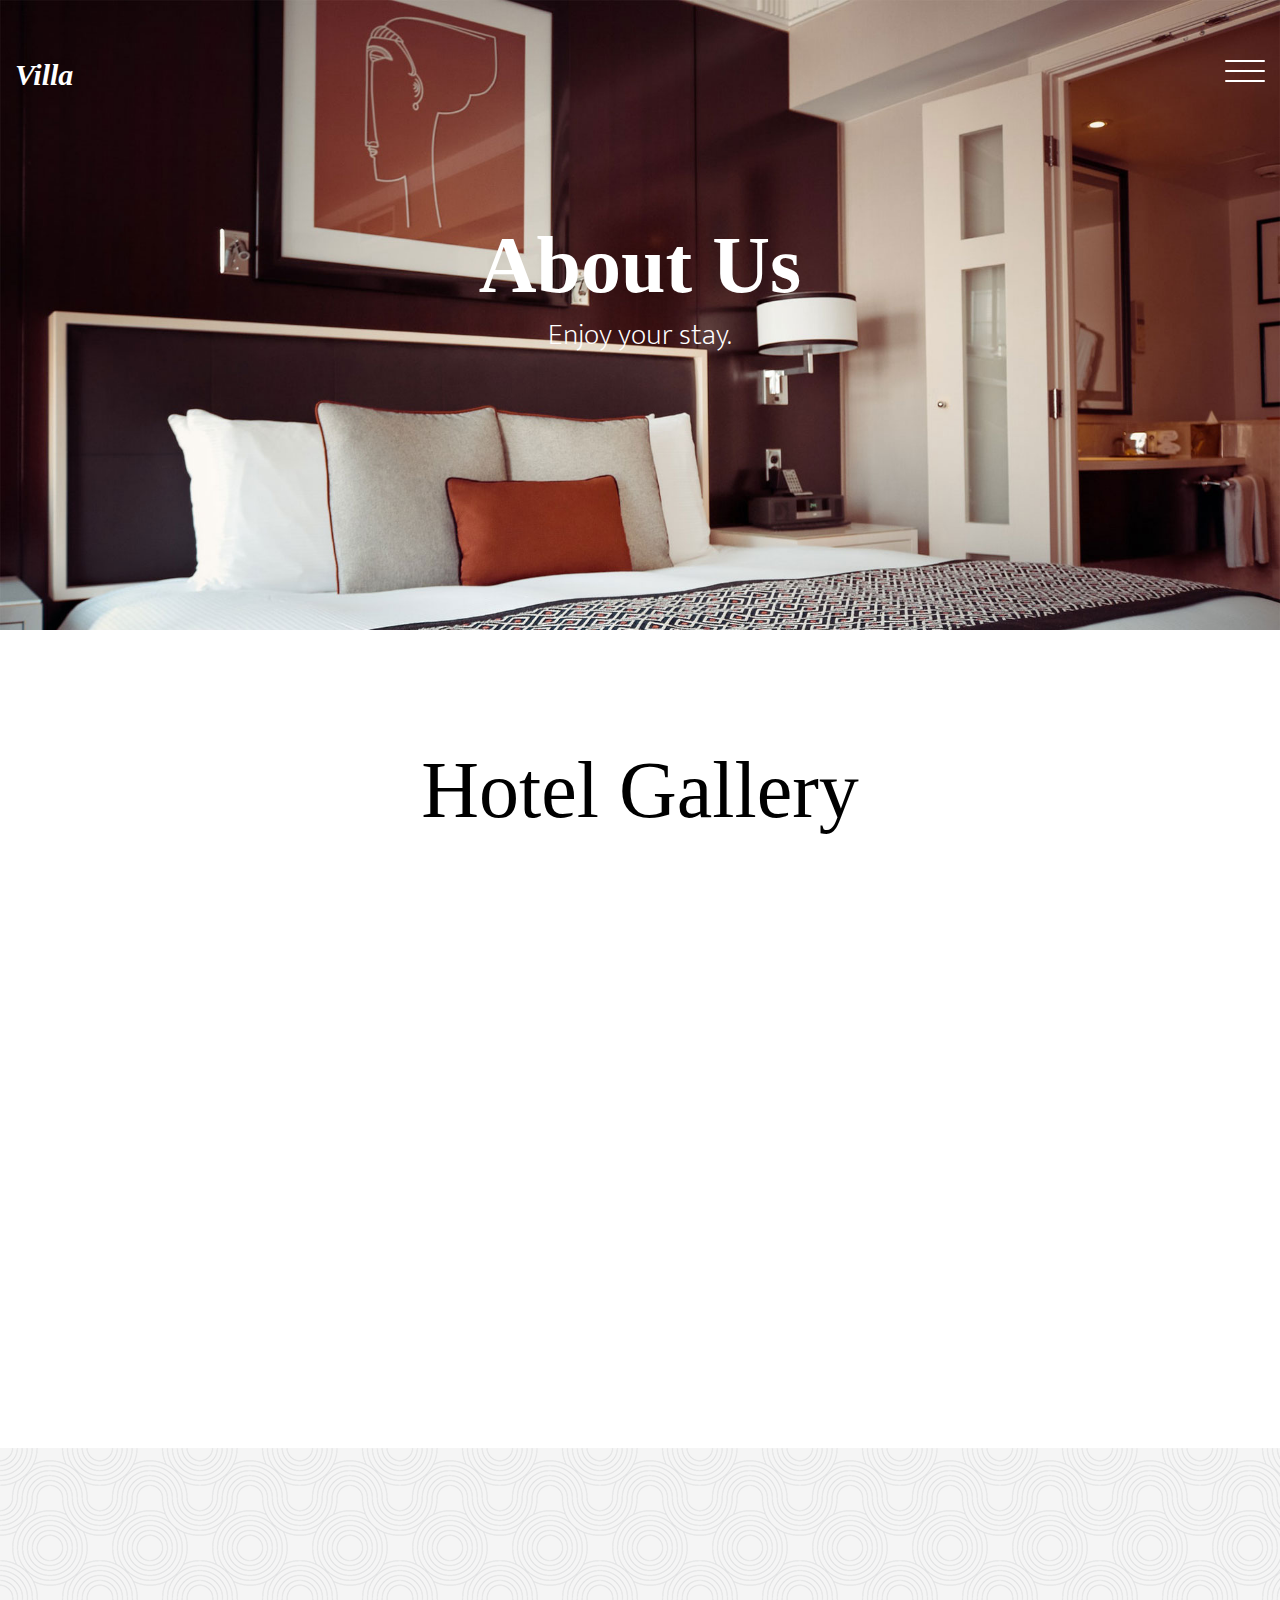
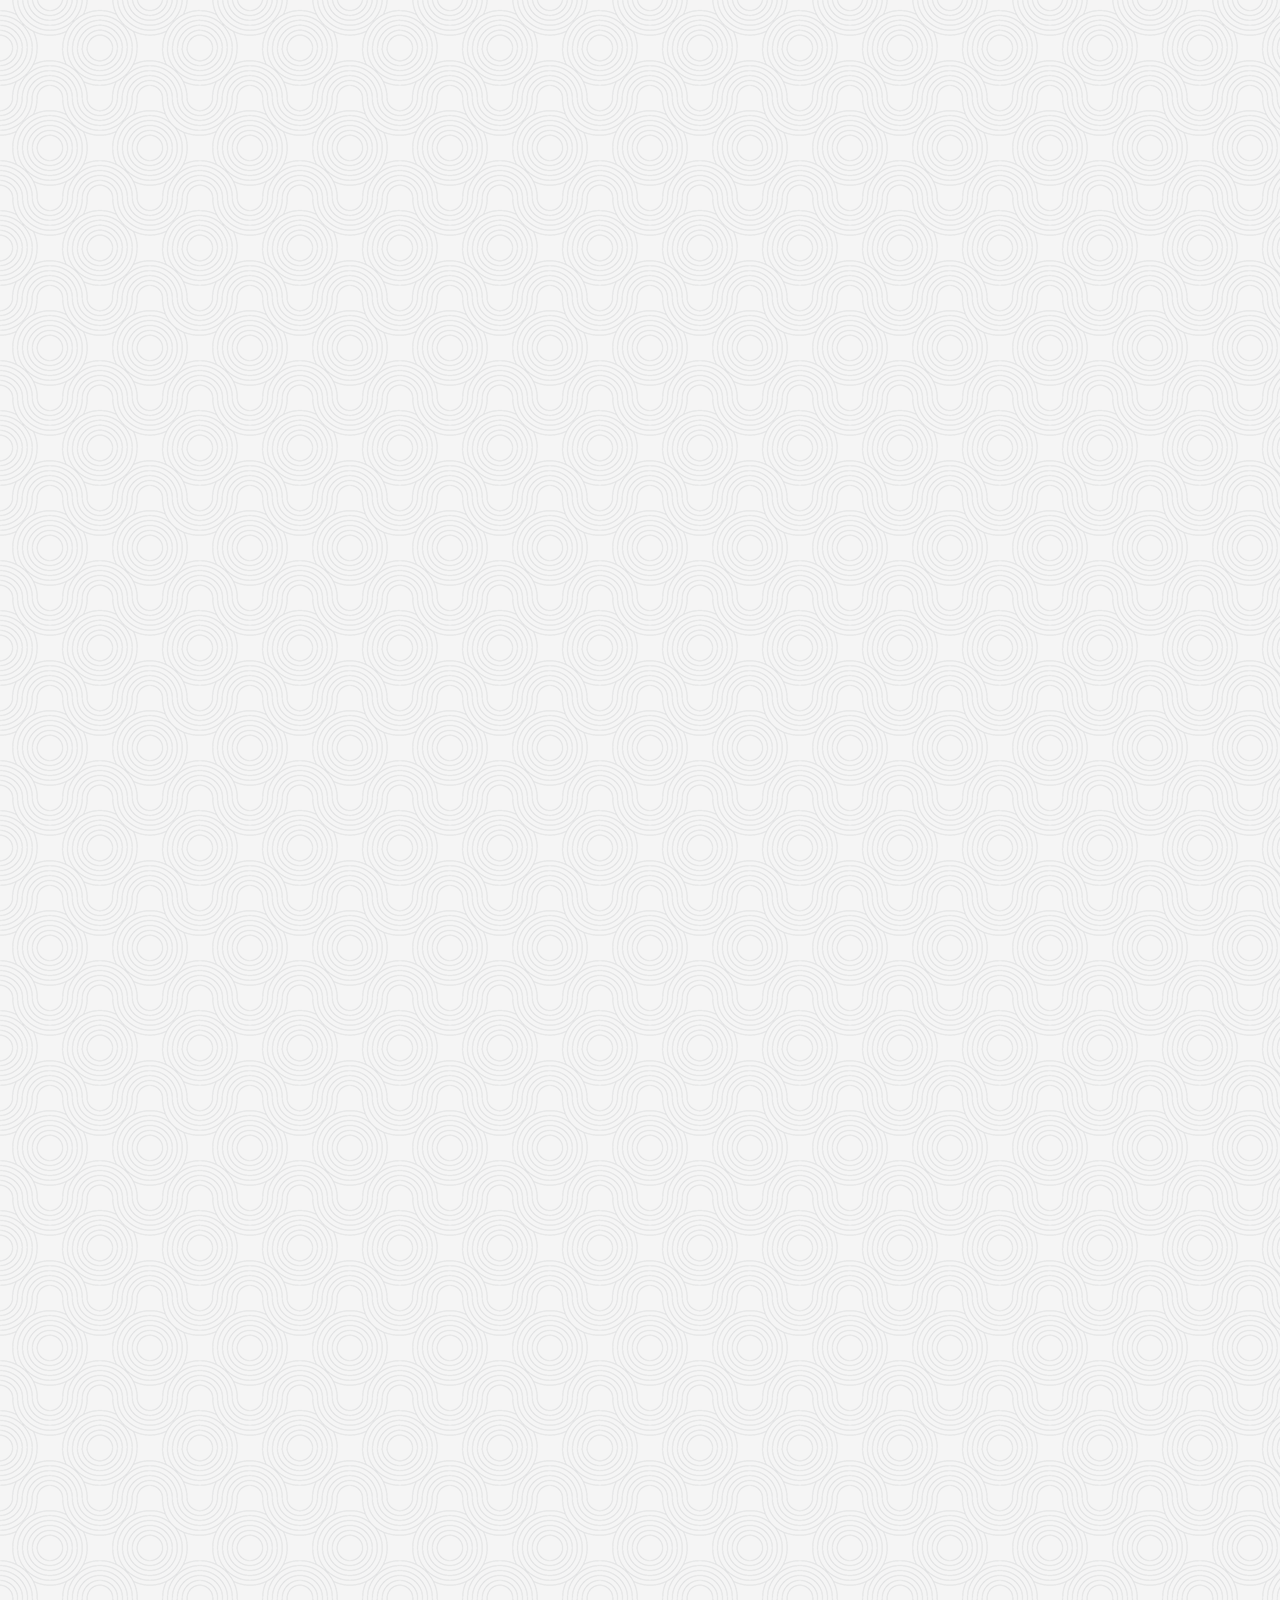
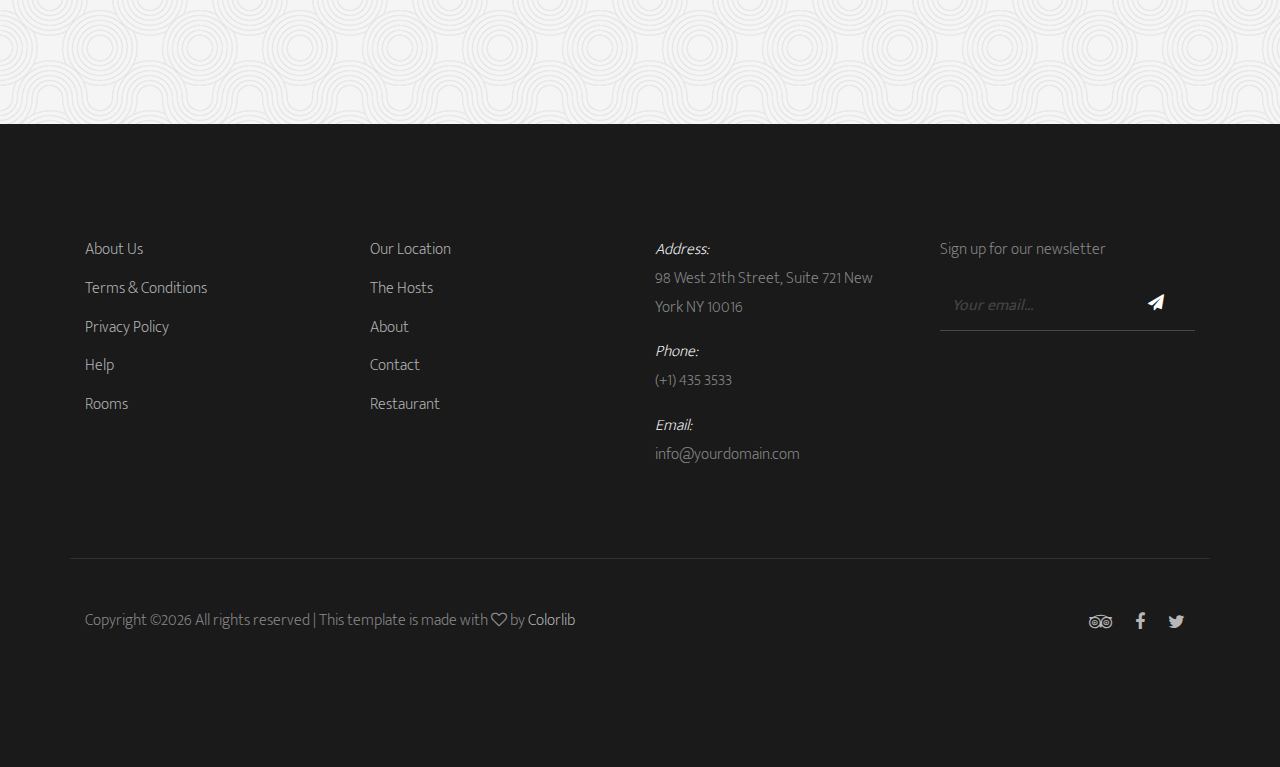
<file: about.html>
<!doctype html>
<html lang="en">
  <head>
    <title>Colorlib Villa</title>
    <meta charset="utf-8">
    <meta name="viewport" content="width=device-width, initial-scale=1, shrink-to-fit=no">

    <link href="https://fonts.googleapis.com/css?family=Mukta+Mahee:200,300,400|Playfair+Display:400,700" rel="stylesheet">

    <link rel="stylesheet" href="css/bootstrap.css">
    <link rel="stylesheet" href="css/animate.css">
    <link rel="stylesheet" href="css/owl.carousel.min.css">
    <link rel="stylesheet" href="css/aos.css">
    
    <link rel="stylesheet" href="fonts/ionicons/css/ionicons.min.css">
    <link rel="stylesheet" href="fonts/fontawesome/css/font-awesome.min.css">

    <!-- Theme Style -->
    <link rel="stylesheet" href="css/style.css">
  </head>
  <body>
    
    <header class="site-header">
      <div class="container-fluid">
        <div class="row">
          <div class="col-4 site-logo" data-aos="fade"><a href="index.html"><em>Villa</em></a></div>
          <div class="col-8">


            <div class="site-menu-toggle js-site-menu-toggle"  data-aos="fade">
              <span></span>
              <span></span>
              <span></span>
            </div>
            <!-- END menu-toggle -->

            <div class="site-navbar js-site-navbar">
              <nav role="navigation">
                <div class="container">
                  <div class="row full-height align-items-center">
                    <div class="col-md-6">
                      <ul class="list-unstyled menu">
                        <li><a href="index.html">Home</a></li>
                        <li><a href="hotel.html">Hotel</a></li>
                        <li class="active"><a href="about.html">About</a></li>
                        <li><a href="blog.html">Blog</a></li>
                        <li><a href="contact.html">Contact</a></li>
                      </ul>
                    </div>
                    <div class="col-md-6 extra-info">
                      <div class="row">
                        <div class="col-md-6 mb-5">
                          <h3>Contact Info</h3>
                          <p>98 West 21th Street, Suite 721 <br> New York NY 10016</p>
                          <p>info@yourdomain.com</p>
                          <p>(+1) 435 3533</p>
                          
                        </div>
                        <div class="col-md-6">
                          <h3>Connect With Us</h3>
                          <ul class="list-unstyled">
                            <li><a href="#">Twitter</a></li>
                            <li><a href="#">Facebook</a></li>
                            <li><a href="#">Instagram</a></li>
                          </ul>
                        </div>
                      </div>
                    </div>
                  </div>
                </div>
              </nav>
            </div>
          </div>
        </div>
      </div>
    </header>
    <!-- END head -->

    <section class="site-hero overlay page-inside" style="background-image: url(img/hero_2.jpg)">
      <div class="container">
        <div class="row site-hero-inner justify-content-center align-items-center">
          <div class="col-md-10 text-center">
            <h1 class="heading" data-aos="fade-up">About Us</h1>
            <p class="sub-heading mb-5" data-aos="fade-up" data-aos-delay="100">Enjoy your stay.</p>
          </div>
        </div>
        <!-- <a href="#" class="scroll-down">Scroll Down</a> -->
      </div>
    </section>
    <!-- END section -->

    

    <section class="section slider-section">
      <div class="container">
        <div class="row justify-content-center text-center mb-5">
          <div class="col-md-8">
            <h2 class="heading" data-aos="fade-up">Hotel Gallery</h2>
            <p class="lead" data-aos="fade-up" data-aos-delay="100">Lorem ipsum dolor sit amet, consectetur adipisicing elit. In dolor, iusto doloremque quo odio repudiandae sunt eveniet? Enim facilis laborum voluptate id porro, culpa maiores quis, blanditiis laboriosam alias. Sed.</p>
          </div>
        </div>
        <div class="row">
          <div class="col-md-12">
            <div class="home-slider major-caousel owl-carousel mb-5" data-aos="fade-up" data-aos-delay="200">
              <div class="slider-item">
                <img src="img/slider-1.jpg" alt="Image placeholder" class="img-fluid">
              </div>
              <div class="slider-item">
                <img src="img/slider-2.jpg" alt="Image placeholder" class="img-fluid">
              </div>
              <div class="slider-item">
                <img src="img/slider-3.jpg" alt="Image placeholder" class="img-fluid">
              </div>
              <div class="slider-item">
                <img src="img/slider-4.jpg" alt="Image placeholder" class="img-fluid">
              </div>
              <div class="slider-item">
                <img src="img/slider-5.jpg" alt="Image placeholder" class="img-fluid">
              </div>
              <div class="slider-item">
                <img src="img/slider-6.jpg" alt="Image placeholder" class="img-fluid">
              </div>
            </div>
            <!-- END slider -->
          </div>

          <div class="col-md-12 text-center"><a href="#" class="">View More Photos</a></div>
        
        </div>
      </div>
    </section>
    <!-- END section -->
    
    <section class="section blog-post-entry bg-pattern">
      <div class="container">
        <div class="row justify-content-center text-center mb-5">
          <div class="col-md-8">
            <h2 class="heading" data-aos="fade-up">Leadership</h2>
            <p class="lead" data-aos="fade-up">Lorem ipsum dolor sit amet, consectetur adipisicing elit. In dolor, iusto doloremque quo odio repudiandae sunt eveniet? Enim facilis laborum voluptate id porro, culpa maiores quis, blanditiis laboriosam alias. Sed.</p>
          </div>
        </div>
        <div class="row">
          <div class="col-lg-4 col-md-6 col-sm-6 col-12 post" data-aos="fade-up" data-aos-delay="100">

            <div class="media media-custom d-block mb-4">
              <a href="#" class="mb-4 d-block"><img src="img/person_3.jpg" alt="Image placeholder" class="img-fluid"></a>
              <div class="media-body">
                <span class="meta-post">CEO, Co-Founder</span>
                <h2 class="mt-0 mb-3"><a href="#">Vince Richardson</a></h2>
              </div>
            </div>

          </div>
          <div class="col-lg-4 col-md-6 col-sm-6 col-12 post" data-aos="fade-up" data-aos-delay="200">
            <div class="media media-custom d-block mb-4">
              <a href="#" class="mb-4 d-block"><img src="img/person_1.jpg" alt="Image placeholder" class="img-fluid"></a>
              <div class="media-body">
                <span class="meta-post">CTO, Co-Founder</span>
                <h2 class="mt-0 mb-3"><a href="#">Jean Love</a></h2>
              </div>
            </div>
          </div>
          <div class="col-lg-4 col-md-6 col-sm-6 col-12 post" data-aos="fade-up" data-aos-delay="300">
            <div class="media media-custom d-block mb-4">
              <a href="#" class="mb-4 d-block"><img src="img/person_2.jpg" alt="Image placeholder" class="img-fluid"></a>
              <div class="media-body">
                <span class="meta-post">Marketer, Co-Founder</span>
                <h2 class="mt-0 mb-3"><a href="#">Jeff Stark</a></h2>
              </div>
            </div>
          </div>

          <div class="col-lg-4 col-md-6 col-sm-6 col-12 post" data-aos="fade-up" data-aos-delay="100">

            <div class="media media-custom d-block mb-4">
              <a href="#" class="mb-4 d-block"><img src="img/person_3.jpg" alt="Image placeholder" class="img-fluid"></a>
              <div class="media-body">
                <span class="meta-post">CEO, Co-Founder</span>
                <h2 class="mt-0 mb-3"><a href="#">Vince Richardson</a></h2>
              </div>
            </div>

          </div>
          <div class="col-lg-4 col-md-6 col-sm-6 col-12 post" data-aos="fade-up" data-aos-delay="200">
            <div class="media media-custom d-block mb-4">
              <a href="#" class="mb-4 d-block"><img src="img/person_1.jpg" alt="Image placeholder" class="img-fluid"></a>
              <div class="media-body">
                <span class="meta-post">CTO, Co-Founder</span>
                <h2 class="mt-0 mb-3"><a href="#">Jean Love</a></h2>
              </div>
            </div>
          </div>
          <div class="col-lg-4 col-md-6 col-sm-6 col-12 post" data-aos="fade-up" data-aos-delay="300">
            <div class="media media-custom d-block mb-4">
              <a href="#" class="mb-4 d-block"><img src="img/person_2.jpg" alt="Image placeholder" class="img-fluid"></a>
              <div class="media-body">
                <span class="meta-post">Marketer, Co-Founder</span>
                <h2 class="mt-0 mb-3"><a href="#">Jeff Stark</a></h2>
              </div>
            </div>
          </div>
        </div>
      </div>
    </section>
    <footer class="section footer-section">
      <div class="container">
        <div class="row mb-4">
          <div class="col-md-3 mb-5">
            <ul class="list-unstyled link">
              <li><a href="#">About Us</a></li>
              <li><a href="#">Terms &amp; Conditions</a></li>
              <li><a href="#">Privacy Policy</a></li>
              <li><a href="#">Help</a></li>
             <li><a href="#">Rooms</a></li>
            </ul>
          </div>
          <div class="col-md-3 mb-5">
            <ul class="list-unstyled link">
              <li><a href="#">Our Location</a></li>
              <li><a href="#">The Hosts</a></li>
              <li><a href="#">About</a></li>
              <li><a href="#">Contact</a></li>
              <li><a href="#">Restaurant</a></li>
            </ul>
          </div>
          <div class="col-md-3 mb-5 pr-md-5 contact-info">
            <p><span class="d-block">Address:</span> <span> 98 West 21th Street, Suite 721 New York NY 10016</span></p>
            <p><span class="d-block">Phone:</span> <span> (+1) 435 3533</span></p>
            <p><span class="d-block">Email:</span> <span> info@yourdomain.com</span></p>
          </div>
          <div class="col-md-3 mb-5">
            <p>Sign up for our newsletter</p>
            <form action="#" class="footer-newsletter">
              <div class="form-group">
                <input type="email" class="form-control" placeholder="Your email...">
                <button type="submit" class="btn"><span class="fa fa-paper-plane"></span></button>
              </div>
            </form>
          </div>
        </div>
        <div class="row bordertop pt-5">
          <p class="col-md-6 text-left"><!-- Link back to Colorlib can't be removed. Template is licensed under CC BY 3.0. -->
Copyright &copy;<script>document.write(new Date().getFullYear());</script> All rights reserved | This template is made with <i class="fa fa-heart-o" aria-hidden="true"></i> by <a href="https://colorlib.com" target="_blank">Colorlib</a>
<!-- Link back to Colorlib can't be removed. Template is licensed under CC BY 3.0. --></p>
            
          <p class="col-md-6 text-right social">
            <a href="#"><span class="fa fa-tripadvisor"></span></a>
            <a href="#"><span class="fa fa-facebook"></span></a>
            <a href="#"><span class="fa fa-twitter"></span></a>
          </p>
        </div>
      </div>
    </footer>
    
    <script src="js/jquery-3.2.1.min.js"></script>
    <script src="js/popper.min.js"></script>
    <script src="js/bootstrap.min.js"></script>
    <script src="js/owl.carousel.min.js"></script>
    <script src="js/jquery.waypoints.min.js"></script>
    <script src="js/aos.js"></script>
    <script src="js/main.js"></script>
  </body>
</html>
</file>
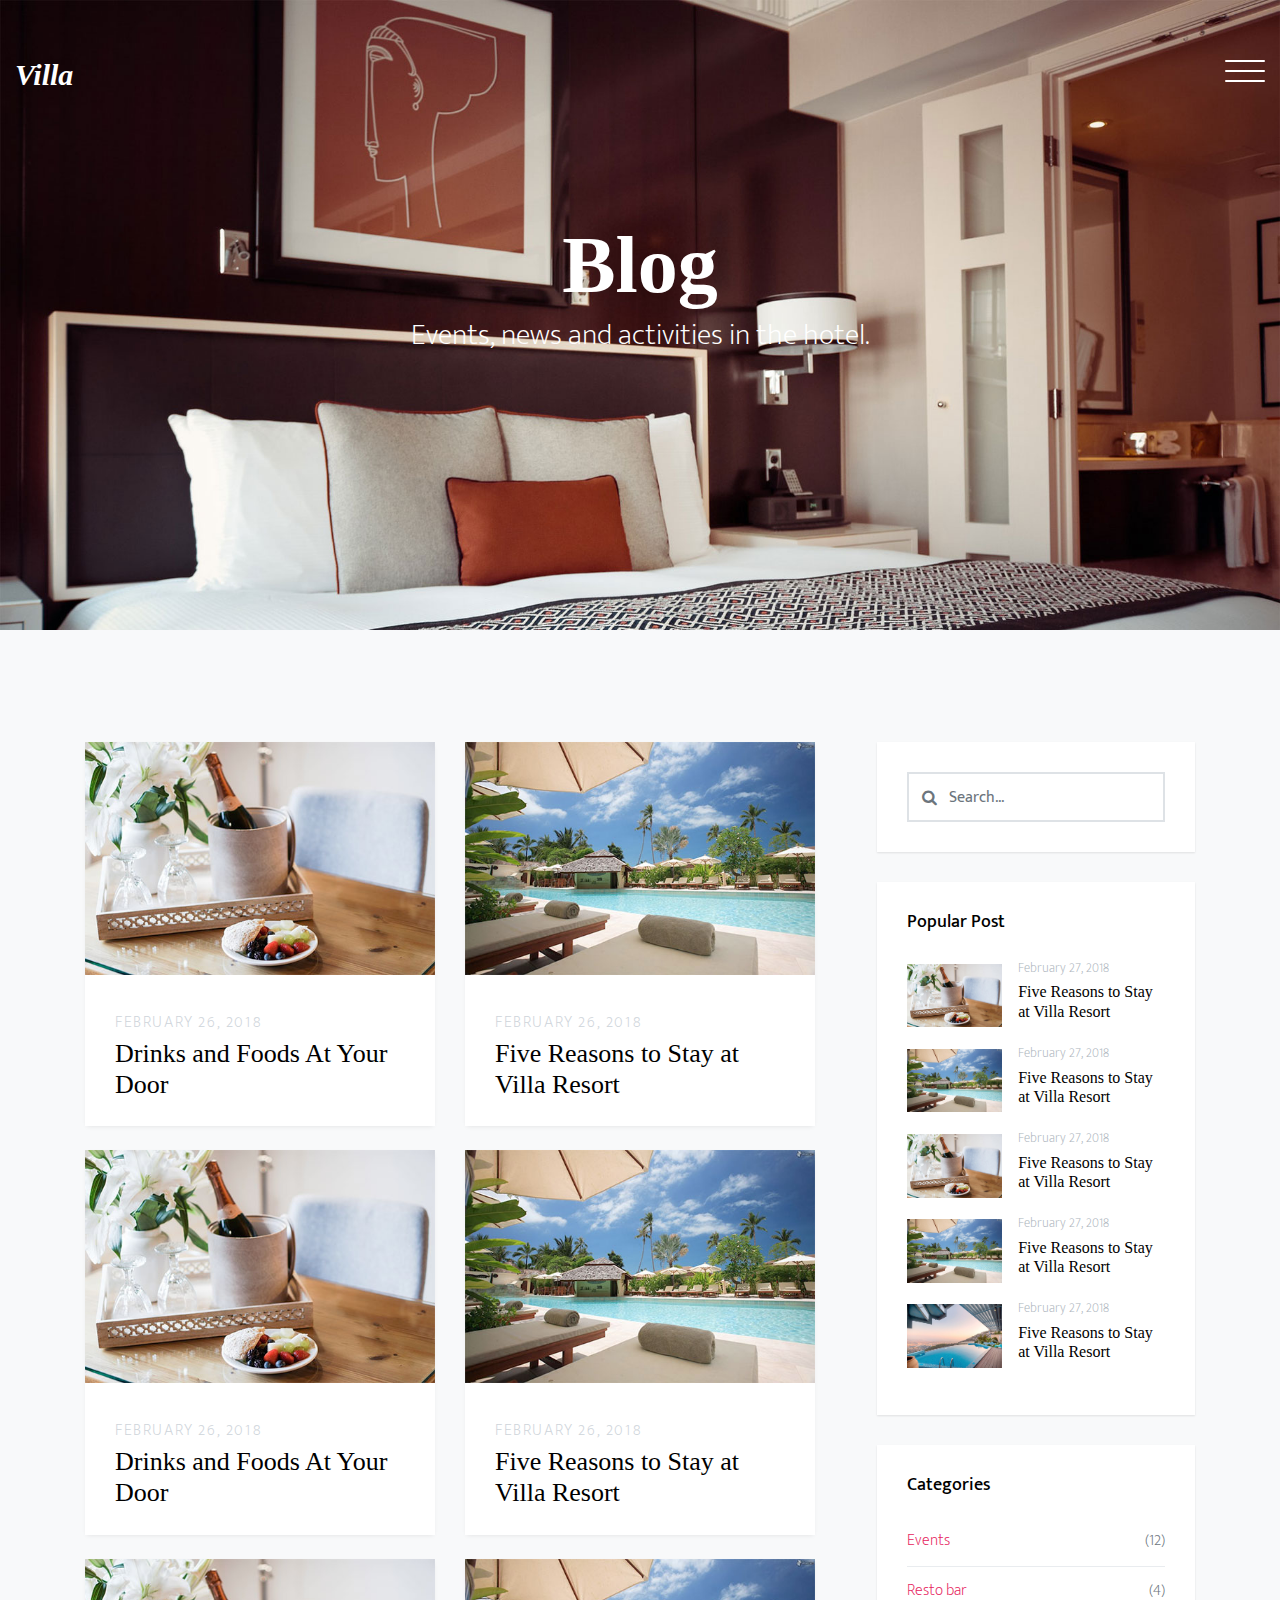
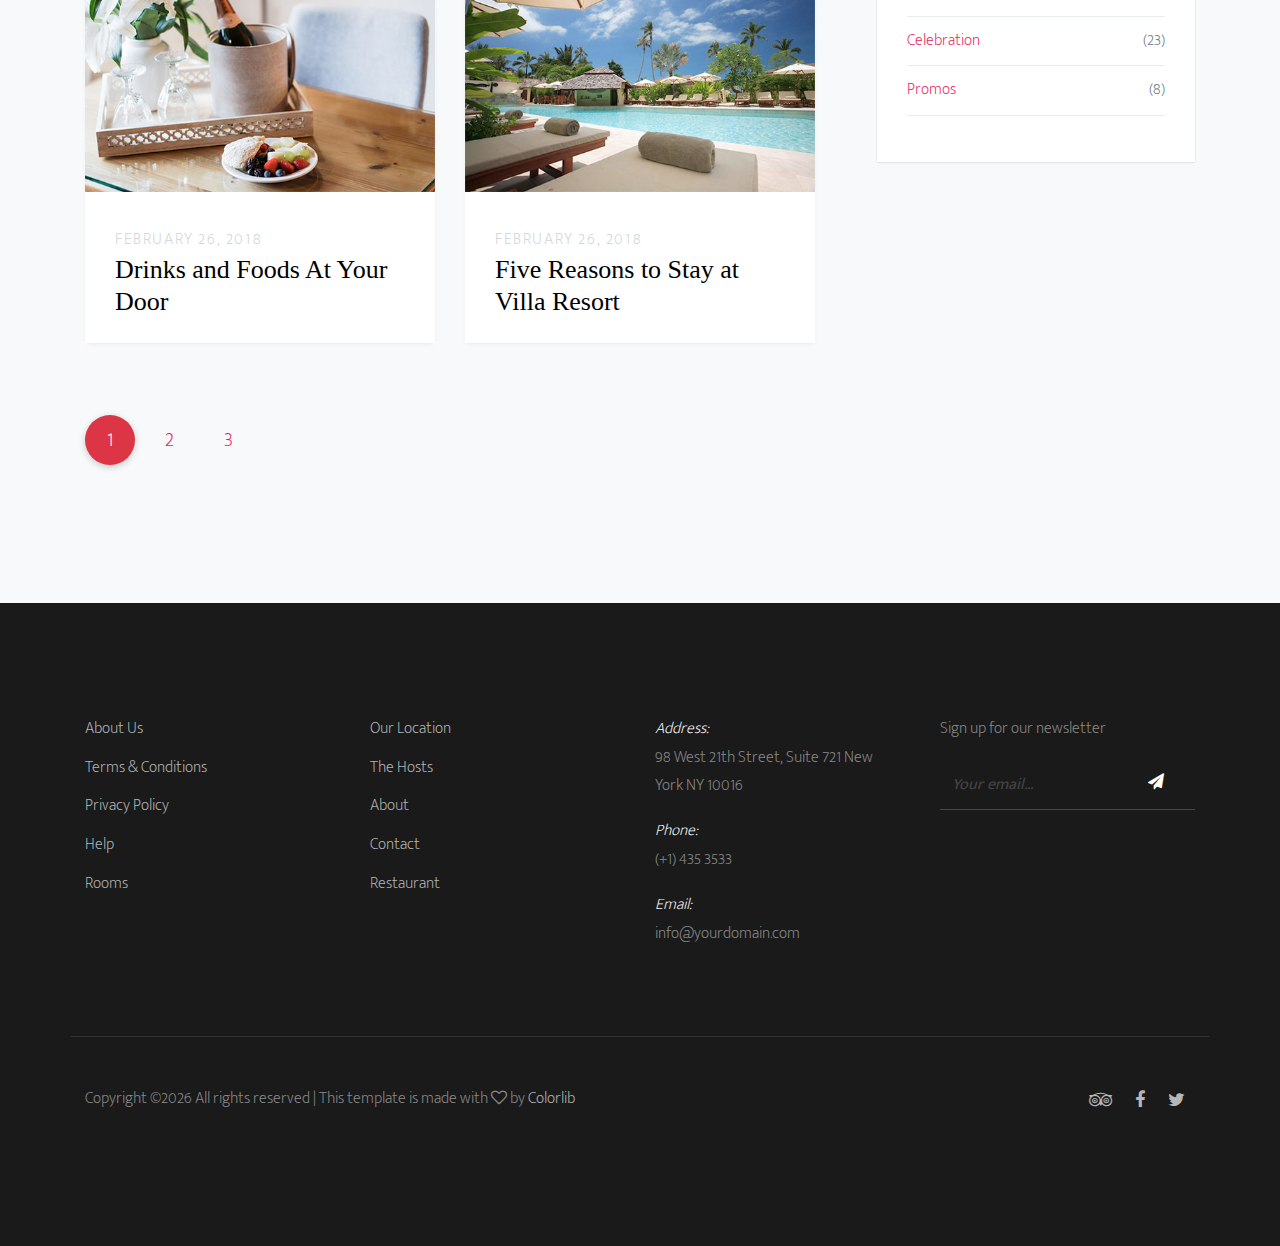
<file: blog.html>
<!doctype html>
<html lang="en">
  <head>
    <title>Colorlib Villa</title>
    <meta charset="utf-8">
    <meta name="viewport" content="width=device-width, initial-scale=1, shrink-to-fit=no">

    <link href="https://fonts.googleapis.com/css?family=Mukta+Mahee:200,300,400|Playfair+Display:400,700" rel="stylesheet">

    <link rel="stylesheet" href="css/bootstrap.css">
    <link rel="stylesheet" href="css/animate.css">
    <link rel="stylesheet" href="css/owl.carousel.min.css">
    <link rel="stylesheet" href="css/aos.css">
    
    <link rel="stylesheet" href="fonts/ionicons/css/ionicons.min.css">
    <link rel="stylesheet" href="fonts/fontawesome/css/font-awesome.min.css">

    <!-- Theme Style -->
    <link rel="stylesheet" href="css/style.css">
  </head>
  <body>
    
    <header class="site-header">
      <div class="container-fluid">
        <div class="row">
          <div class="col-4 site-logo" data-aos="fade"><a href="index.html"><em>Villa</em></a></div>
          <div class="col-8">


            <div class="site-menu-toggle js-site-menu-toggle"  data-aos="fade">
              <span></span>
              <span></span>
              <span></span>
            </div>
            <!-- END menu-toggle -->

            <div class="site-navbar js-site-navbar">
              <nav role="navigation">
                <div class="container">
                  <div class="row full-height align-items-center">
                    <div class="col-md-6">
                      <ul class="list-unstyled menu">
                        <li><a href="index.html">Home</a></li>
                        <li><a href="hotel.html">Hotel</a></li>
                        <li><a href="about.html">About</a></li>
                        <li class="active"><a href="blog.html">Blog</a></li>
                        <li><a href="contact.html">Contact</a></li>
                      </ul>
                    </div>
                    <div class="col-md-6 extra-info">
                      <div class="row">
                        <div class="col-md-6 mb-5">
                          <h3>Contact Info</h3>
                          <p>98 West 21th Street, Suite 721 <br> New York NY 10016</p>
                          <p>info@yourdomain.com</p>
                          <p>(+1) 435 3533</p>
                          
                        </div>
                        <div class="col-md-6">
                          <h3>Connect With Us</h3>
                          <ul class="list-unstyled">
                            <li><a href="#">Twitter</a></li>
                            <li><a href="#">Facebook</a></li>
                            <li><a href="#">Instagram</a></li>
                          </ul>
                        </div>
                      </div>
                    </div>
                  </div>
                </div>
              </nav>
            </div>
          </div>
        </div>
      </div>
    </header>
    <!-- END head -->

    <section class="site-hero overlay page-inside" style="background-image: url(img/hero_2.jpg)">
      <div class="container">
        <div class="row site-hero-inner justify-content-center align-items-center">
          <div class="col-md-10 text-center">
            <h1 class="heading" data-aos="fade-up">Blog</h1>
            <p class="sub-heading mb-5" data-aos="fade-up" data-aos-delay="100">Events, news and activities in the hotel.</p>
          </div>
        </div>
        <!-- <a href="#" class="scroll-down">Scroll Down</a> -->
      </div>
    </section>
    <!-- END section -->

    
    <section class="section bg-light post">
      <div class="container">
        <div class="row">
          <div class="col-md-8">
            <div class="row mb-5">
              <div class="col-md-6">
                <div class="media media-custom d-block mb-4">
                  <a href="#" class="mb-4 d-block"><img src="img/img_1.jpg" alt="Image placeholder" class="img-fluid"></a>
                  <div class="media-body">
                    <span class="meta-post">February 26, 2018</span>
                    <h2 class="mt-0 mb-3"><a href="#">Drinks and Foods At Your Door</a></h2>
                  </div>
                </div>
              </div>
              <div class="col-md-6">
                 <div class="media media-custom d-block mb-4">
                  <a href="#" class="mb-4 d-block"><img src="img/img_2.jpg" alt="Image placeholder" class="img-fluid"></a>
                  <div class="media-body">
                    <span class="meta-post">February 26, 2018</span>
                    <h2 class="mt-0 mb-3"><a href="#">Five Reasons to Stay at Villa Resort</a></h2>
                  </div>
                </div>
              </div>


              <div class="col-md-6">
                <div class="media media-custom d-block mb-4">
                  <a href="#" class="mb-4 d-block"><img src="img/img_1.jpg" alt="Image placeholder" class="img-fluid"></a>
                  <div class="media-body">
                    <span class="meta-post">February 26, 2018</span>
                    <h2 class="mt-0 mb-3"><a href="#">Drinks and Foods At Your Door</a></h2>
                  </div>
                </div>
              </div>
              <div class="col-md-6">
                 <div class="media media-custom d-block mb-4">
                  <a href="#" class="mb-4 d-block"><img src="img/img_2.jpg" alt="Image placeholder" class="img-fluid"></a>
                  <div class="media-body">
                    <span class="meta-post">February 26, 2018</span>
                    <h2 class="mt-0 mb-3"><a href="#">Five Reasons to Stay at Villa Resort</a></h2>
                  </div>
                </div>
              </div>


              <div class="col-md-6">
                <div class="media media-custom d-block mb-4">
                  <a href="#" class="mb-4 d-block"><img src="img/img_1.jpg" alt="Image placeholder" class="img-fluid"></a>
                  <div class="media-body">
                    <span class="meta-post">February 26, 2018</span>
                    <h2 class="mt-0 mb-3"><a href="#">Drinks and Foods At Your Door</a></h2>
                  </div>
                </div>
              </div>
              <div class="col-md-6">
                 <div class="media media-custom d-block mb-4">
                  <a href="#" class="mb-4 d-block"><img src="img/img_2.jpg" alt="Image placeholder" class="img-fluid"></a>
                  <div class="media-body">
                    <span class="meta-post">February 26, 2018</span>
                    <h2 class="mt-0 mb-3"><a href="#">Five Reasons to Stay at Villa Resort</a></h2>
                  </div>
                </div>
              </div>


            </div>

            <div class="row">
              <div class="col-md-12">
                <nav role="navigation">
                  <ul class="pagination custom-pagination pagination-lg">
                    <li class="page-item active">
                      <a class="page-link" href="#">1</a>
                    </li>
                    <li class="page-item ">
                      <a class="page-link " href="#">2</a>
                    </li>
                    <li class="page-item ">
                      <a class="page-link" href="#">3</a>
                    </li>
                  </ul>
                </nav>
              </div>
            </div>
          </div>
          <!-- END content -->
          <div class="col-md-4">
            <div class="row">

              <div class="col-md-11 ml-auto">


                <form action="#" class="sidebar-search">
                  <div class="form-group">
                    <span class="fa fa-search icon-search"></span>
                    <input type="text" class="form-control search-input"  placeholder="Search...">
                  </div>
                </form>    

                <div class="side-box">
                  <h2 class="heading">Popular Post</h2>
                  <ul class="post-list list-unstyled">
                    <li>
                      <a href="#" class="d-flex">
                        <span class="mr-3 image"><img src="img/img_1.jpg" alt="Image placeholder" class="img-fluid"></span>
                        <div>
                          <span class="meta">February 27, 2018</span>
                          <h3>Five Reasons to Stay at Villa Resort</h3>
                        </div>
                      </a>
                    </li>  
                    <li>
                      <a href="#" class="d-flex">
                        <span class="mr-3 image"><img src="img/img_2.jpg" alt="Image placeholder" class="img-fluid"></span>
                        <div>
                          <span class="meta">February 27, 2018</span>
                          <h3>Five Reasons to Stay at Villa Resort</h3>
                        </div>
                      </a>
                    </li>  
                    
                    <li>
                      <a href="#" class="d-flex">
                        <span class="mr-3 image"><img src="img/img_1.jpg" alt="Image placeholder" class="img-fluid"></span>
                        <div>
                          <span class="meta">February 27, 2018</span>
                          <h3>Five Reasons to Stay at Villa Resort</h3>
                        </div>
                      </a>
                    </li>  
                    <li>
                      <a href="#" class="d-flex">
                        <span class="mr-3 image"><img src="img/img_2.jpg" alt="Image placeholder" class="img-fluid"></span>
                        <div>
                          <span class="meta">February 27, 2018</span>
                          <h3>Five Reasons to Stay at Villa Resort</h3>
                        </div>
                      </a>
                    </li>  
                    <li>
                      <a href="#" class="d-flex">
                        <span class="mr-3 image"><img src="img/img_3.jpg" alt="Image placeholder" class="img-fluid"></span>
                        <div>
                          <span class="meta">February 27, 2018</span>
                          <h3>Five Reasons to Stay at Villa Resort</h3>
                        </div>
                      </a>
                    </li>  
                  </ul>
                </div>

                <div class="side-box">
                  <h2 class="heading">Categories</h2>
                  <ul class="post-categories list-unstyled">
                    <li><a href="#">Events <span class="count">(12)</span></a></li>
                    <li><a href="#">Resto bar <span class="count">(4)</span></a></li>
                    <li><a href="#">Celebration <span class="count">(23)</span></a></li>
                    <li><a href="#">Promos <span class="count">(8)</span></a></li>
                  </ul>
                </div>

              </div>
              

             

            </div>
            
          </div>
        </div>
      </div>
    </section>
    <footer class="section footer-section">
      <div class="container">
        <div class="row mb-4">
          <div class="col-md-3 mb-5">
            <ul class="list-unstyled link">
              <li><a href="#">About Us</a></li>
              <li><a href="#">Terms &amp; Conditions</a></li>
              <li><a href="#">Privacy Policy</a></li>
              <li><a href="#">Help</a></li>
             <li><a href="#">Rooms</a></li>
            </ul>
          </div>
          <div class="col-md-3 mb-5">
            <ul class="list-unstyled link">
              <li><a href="#">Our Location</a></li>
              <li><a href="#">The Hosts</a></li>
              <li><a href="#">About</a></li>
              <li><a href="#">Contact</a></li>
              <li><a href="#">Restaurant</a></li>
            </ul>
          </div>
          <div class="col-md-3 mb-5 pr-md-5 contact-info">
            <p><span class="d-block">Address:</span> <span> 98 West 21th Street, Suite 721 New York NY 10016</span></p>
            <p><span class="d-block">Phone:</span> <span> (+1) 435 3533</span></p>
            <p><span class="d-block">Email:</span> <span> info@yourdomain.com</span></p>
          </div>
          <div class="col-md-3 mb-5">
            <p>Sign up for our newsletter</p>
            <form action="#" class="footer-newsletter">
              <div class="form-group">
                <input type="email" class="form-control" placeholder="Your email...">
                <button type="submit" class="btn"><span class="fa fa-paper-plane"></span></button>
              </div>
            </form>
          </div>
        </div>
        <div class="row bordertop pt-5">
          <p class="col-md-6 text-left"><!-- Link back to Colorlib can't be removed. Template is licensed under CC BY 3.0. -->
Copyright &copy;<script>document.write(new Date().getFullYear());</script> All rights reserved | This template is made with <i class="fa fa-heart-o" aria-hidden="true"></i> by <a href="https://colorlib.com" target="_blank">Colorlib</a>
<!-- Link back to Colorlib can't be removed. Template is licensed under CC BY 3.0. --></p>
            
          <p class="col-md-6 text-right social">
            <a href="#"><span class="fa fa-tripadvisor"></span></a>
            <a href="#"><span class="fa fa-facebook"></span></a>
            <a href="#"><span class="fa fa-twitter"></span></a>
          </p>
        </div>
      </div>
    </footer>
    
    <script src="js/jquery-3.2.1.min.js"></script>
    <script src="js/popper.min.js"></script>
    <script src="js/bootstrap.min.js"></script>
    <script src="js/owl.carousel.min.js"></script>
    <script src="js/jquery.waypoints.min.js"></script>
    <script src="js/aos.js"></script>
    <script src="js/main.js"></script>
  </body>
</html>
</file>
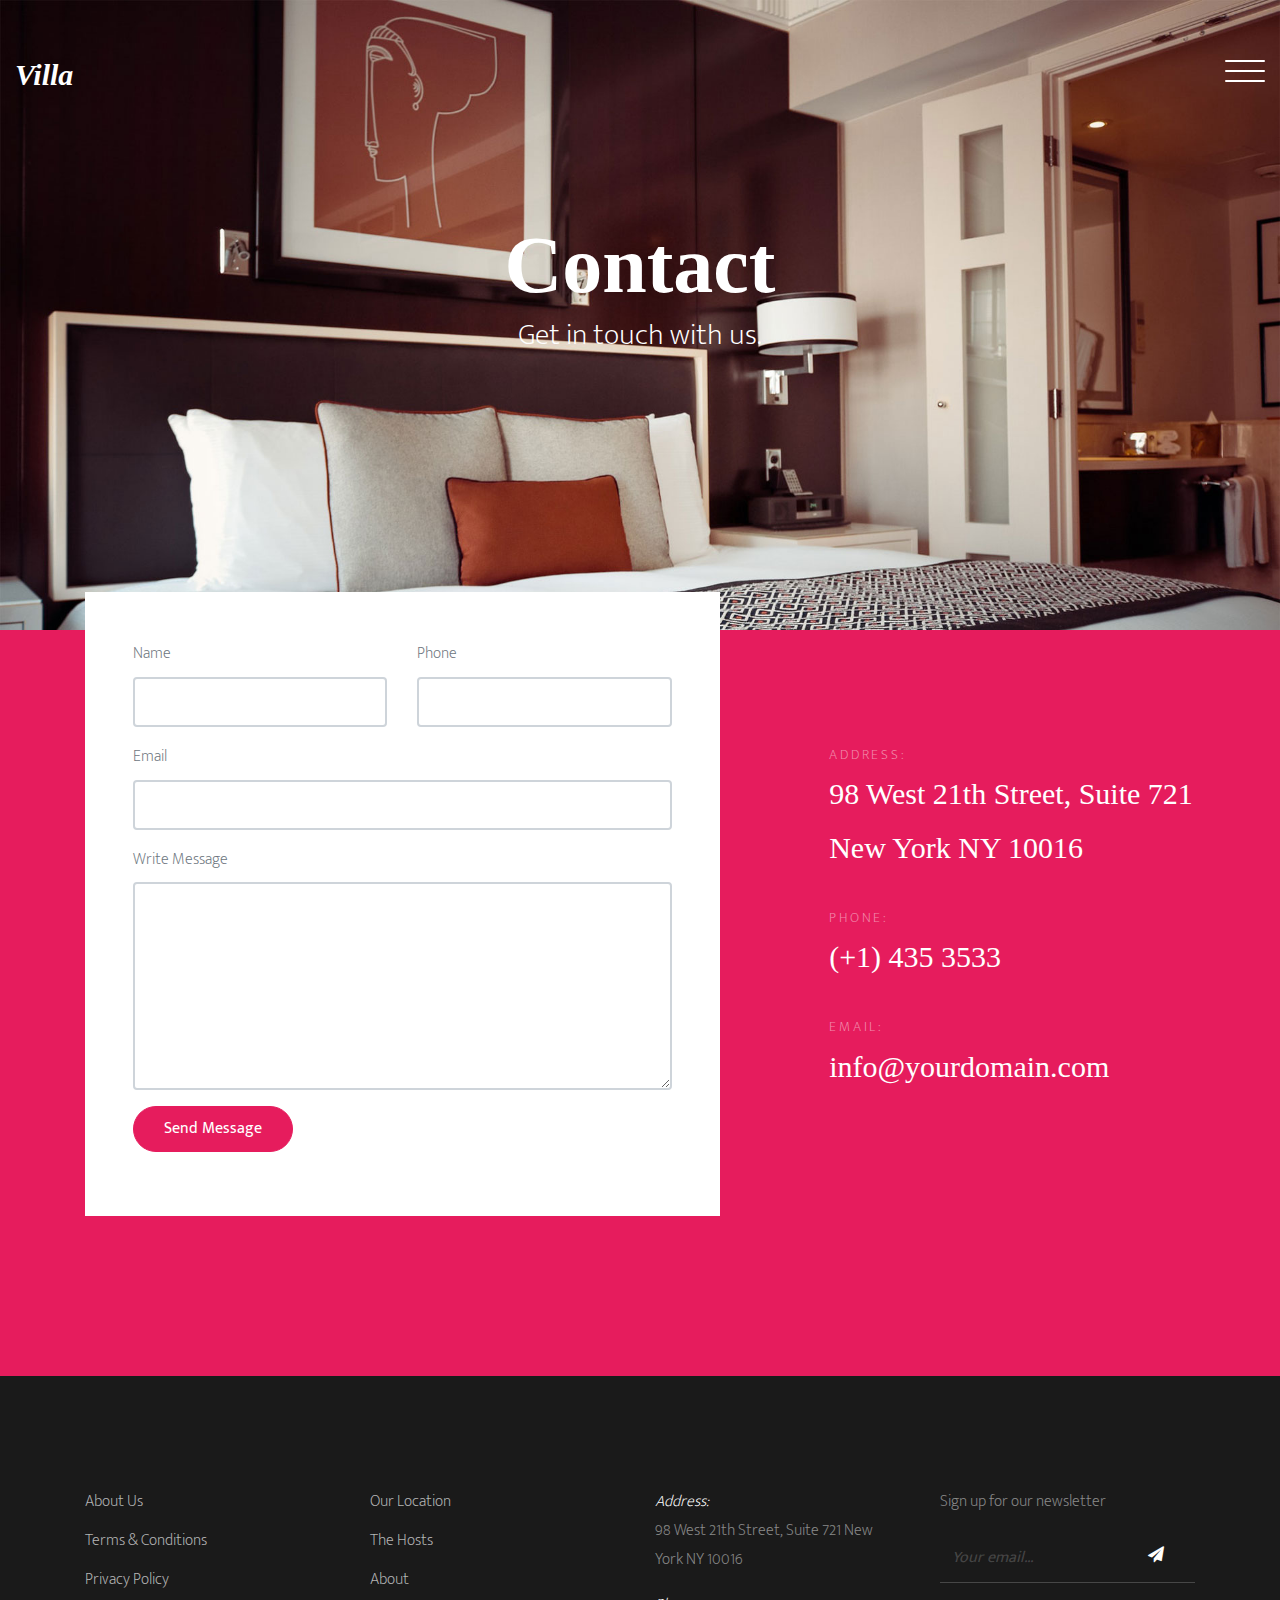
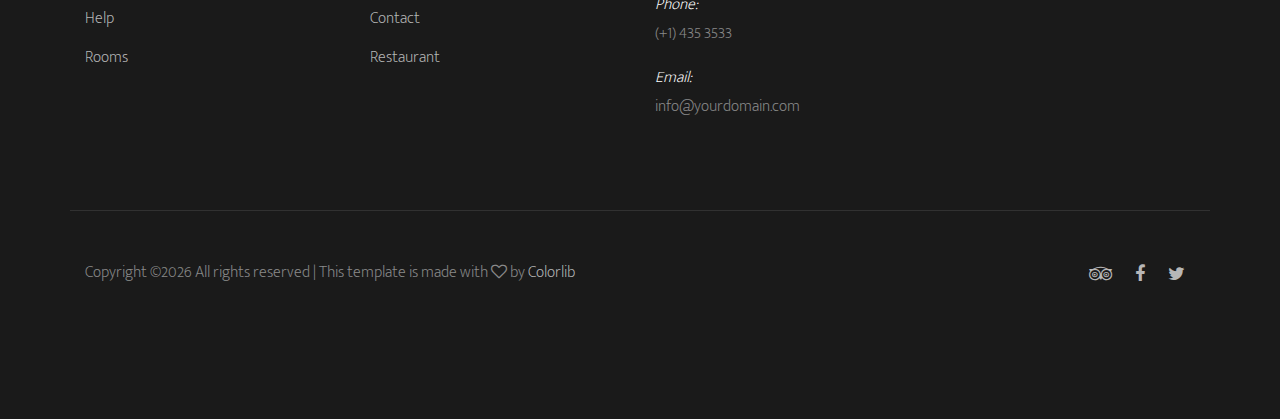
<file: contact.html>
<!doctype html>
<html lang="en">
  <head>
    <title>Colorlib Villa</title>
    <meta charset="utf-8">
    <meta name="viewport" content="width=device-width, initial-scale=1, shrink-to-fit=no">

    <link href="https://fonts.googleapis.com/css?family=Mukta+Mahee:200,300,400|Playfair+Display:400,700" rel="stylesheet">

    <link rel="stylesheet" href="css/bootstrap.css">
    <link rel="stylesheet" href="css/animate.css">
    <link rel="stylesheet" href="css/owl.carousel.min.css">
    <link rel="stylesheet" href="css/aos.css">
    
    <link rel="stylesheet" href="fonts/ionicons/css/ionicons.min.css">
    <link rel="stylesheet" href="fonts/fontawesome/css/font-awesome.min.css">

    <!-- Theme Style -->
    <link rel="stylesheet" href="css/style.css">
  </head>
  <body>
    
    <header class="site-header">
      <div class="container-fluid">
        <div class="row">
          <div class="col-4 site-logo" data-aos="fade"><a href="index.html"><em>Villa</em></a></div>
          <div class="col-8">


            <div class="site-menu-toggle js-site-menu-toggle"  data-aos="fade">
              <span></span>
              <span></span>
              <span></span>
            </div>
            <!-- END menu-toggle -->

            <div class="site-navbar js-site-navbar">
              <nav role="navigation">
                <div class="container">
                  <div class="row full-height align-items-center">
                    <div class="col-md-6">
                      <ul class="list-unstyled menu">
                        <li><a href="index.html">Home</a></li>
                        <li><a href="hotel.html">Hotel</a></li>
                        <li><a href="about.html">About</a></li>
                        <li><a href="blog.html">Blog</a></li>
                        <li class="active"><a href="contact.html">Contact</a></li>
                      </ul>
                    </div>
                    <div class="col-md-6 extra-info">
                      <div class="row">
                        <div class="col-md-6 mb-5">
                          <h3>Contact Info</h3>
                          <p>98 West 21th Street, Suite 721 <br> New York NY 10016</p>
                          <p>info@yourdomain.com</p>
                          <p>(+1) 435 3533</p>
                          
                        </div>
                        <div class="col-md-6">
                          <h3>Connect With Us</h3>
                          <ul class="list-unstyled">
                            <li><a href="#">Twitter</a></li>
                            <li><a href="#">Facebook</a></li>
                            <li><a href="#">Instagram</a></li>
                          </ul>
                        </div>
                      </div>
                    </div>
                  </div>
                </div>
              </nav>
            </div>
          </div>
        </div>
      </div>
    </header>
    <!-- END head -->

    <section class="site-hero overlay page-inside" style="background-image: url(img/hero_2.jpg)">
      <div class="container">
        <div class="row site-hero-inner justify-content-center align-items-center">
          <div class="col-md-10 text-center">
            <h1 class="heading" data-aos="fade-up">Contact</h1>
            <p class="sub-heading mb-5" data-aos="fade-up" data-aos-delay="100">Get in touch with us.</p>
          </div>
        </div>
        <!-- <a href="#" class="scroll-down">Scroll Down</a> -->
      </div>
    </section>
    <!-- END section -->

    
    <section class="section bg-primary contact-section">
      <div class="container">
        <div class="row">
          <div class="col-md-7">
            
            <form action="#" method="post" class="bg-white p-md-5 p-4 mb-5" style="margin-top: -150px;">
              <div class="row">
                <div class="col-md-6 form-group">
                  <label for="name">Name</label>
                  <input type="text" id="name" class="form-control ">
                </div>
                <div class="col-md-6 form-group">
                  <label for="phone">Phone</label>
                  <input type="text" id="phone" class="form-control ">
                </div>
              </div>
          
              <div class="row">
                <div class="col-md-12 form-group">
                  <label for="email">Email</label>
                  <input type="email" id="email" class="form-control ">
                </div>
              </div>
              <div class="row">
                <div class="col-md-12 form-group">
                  <label for="message">Write Message</label>
                  <textarea name="message" id="message" class="form-control " cols="30" rows="8"></textarea>
                </div>
              </div>
              <div class="row">
                <div class="col-md-6 form-group">
                  <input type="submit" value="Send Message" class="btn btn-primary">
                </div>
              </div>
            </form>

          </div>
          <div class="col-md-5">
            <div class="row">
              <div class="col-md-10 ml-auto contact-info">
                <p><span class="d-block">Address:</span> <span> 98 West 21th Street, Suite 721 New York NY 10016</span></p>
                <p><span class="d-block">Phone:</span> <span> (+1) 435 3533</span></p>
                <p><span class="d-block">Email:</span> <span> info@yourdomain.com</span></p>
              </div>
            </div>
          </div>
        </div>
      </div>
    </section>
    
    <footer class="section footer-section">
      <div class="container">
        <div class="row mb-4">
          <div class="col-md-3 mb-5">
            <ul class="list-unstyled link">
              <li><a href="#">About Us</a></li>
              <li><a href="#">Terms &amp; Conditions</a></li>
              <li><a href="#">Privacy Policy</a></li>
              <li><a href="#">Help</a></li>
             <li><a href="#">Rooms</a></li>
            </ul>
          </div>
          <div class="col-md-3 mb-5">
            <ul class="list-unstyled link">
              <li><a href="#">Our Location</a></li>
              <li><a href="#">The Hosts</a></li>
              <li><a href="#">About</a></li>
              <li><a href="#">Contact</a></li>
              <li><a href="#">Restaurant</a></li>
            </ul>
          </div>
          <div class="col-md-3 mb-5 pr-md-5 contact-info">
            <p><span class="d-block">Address:</span> <span> 98 West 21th Street, Suite 721 New York NY 10016</span></p>
            <p><span class="d-block">Phone:</span> <span> (+1) 435 3533</span></p>
            <p><span class="d-block">Email:</span> <span> info@yourdomain.com</span></p>
          </div>
          <div class="col-md-3 mb-5">
            <p>Sign up for our newsletter</p>
            <form action="#" class="footer-newsletter">
              <div class="form-group">
                <input type="email" class="form-control" placeholder="Your email...">
                <button type="submit" class="btn"><span class="fa fa-paper-plane"></span></button>
              </div>
            </form>
          </div>
        </div>
        <div class="row bordertop pt-5">
          <p class="col-md-6 text-left"><!-- Link back to Colorlib can't be removed. Template is licensed under CC BY 3.0. -->
Copyright &copy;<script>document.write(new Date().getFullYear());</script> All rights reserved | This template is made with <i class="fa fa-heart-o" aria-hidden="true"></i> by <a href="https://colorlib.com" target="_blank">Colorlib</a>
<!-- Link back to Colorlib can't be removed. Template is licensed under CC BY 3.0. --></p>
          <p class="col-md-6 text-right social">
            <a href="#"><span class="fa fa-tripadvisor"></span></a>
            <a href="#"><span class="fa fa-facebook"></span></a>
            <a href="#"><span class="fa fa-twitter"></span></a>
          </p>
        </div>
      </div>
    </footer>
    
    <script src="js/jquery-3.2.1.min.js"></script>
    <script src="js/popper.min.js"></script>
    <script src="js/bootstrap.min.js"></script>
    <script src="js/owl.carousel.min.js"></script>
    <script src="js/jquery.waypoints.min.js"></script>
    <script src="js/aos.js"></script>
    <script src="js/main.js"></script>
  </body>
</html>
</file>
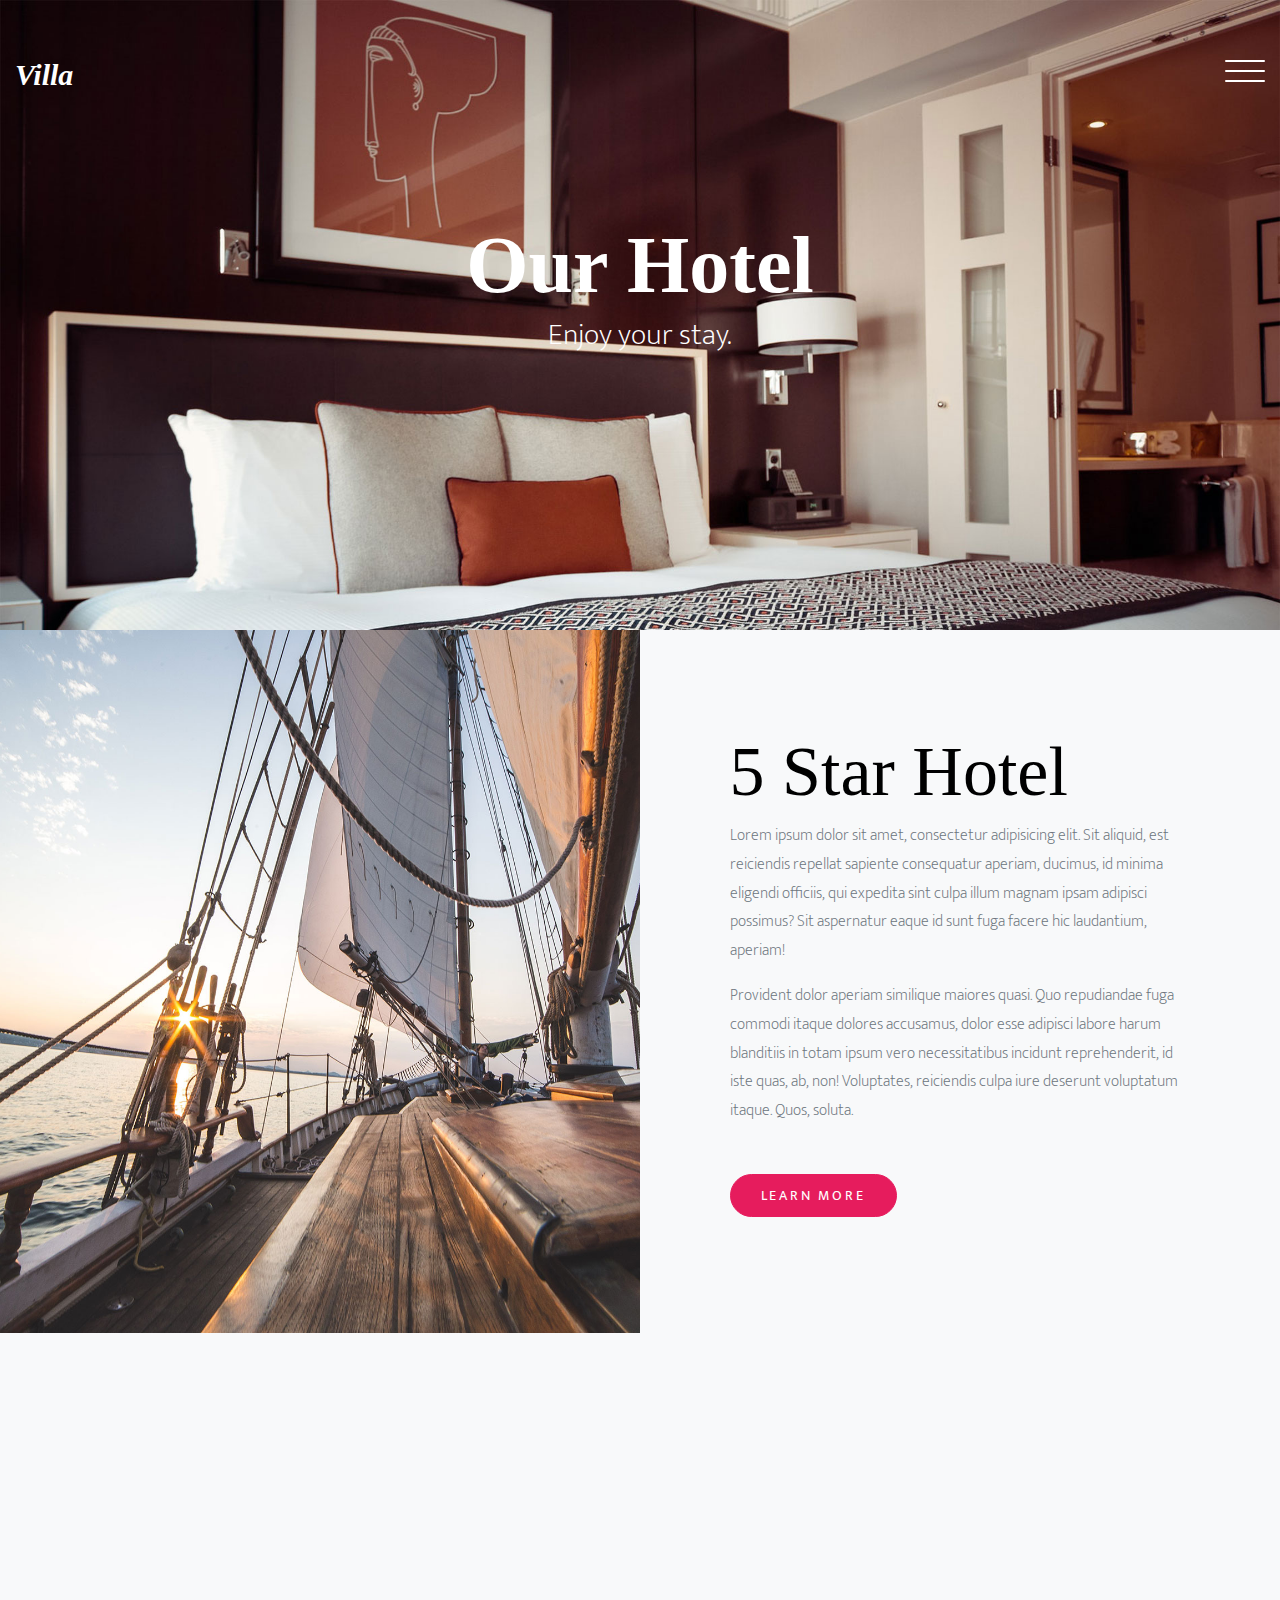
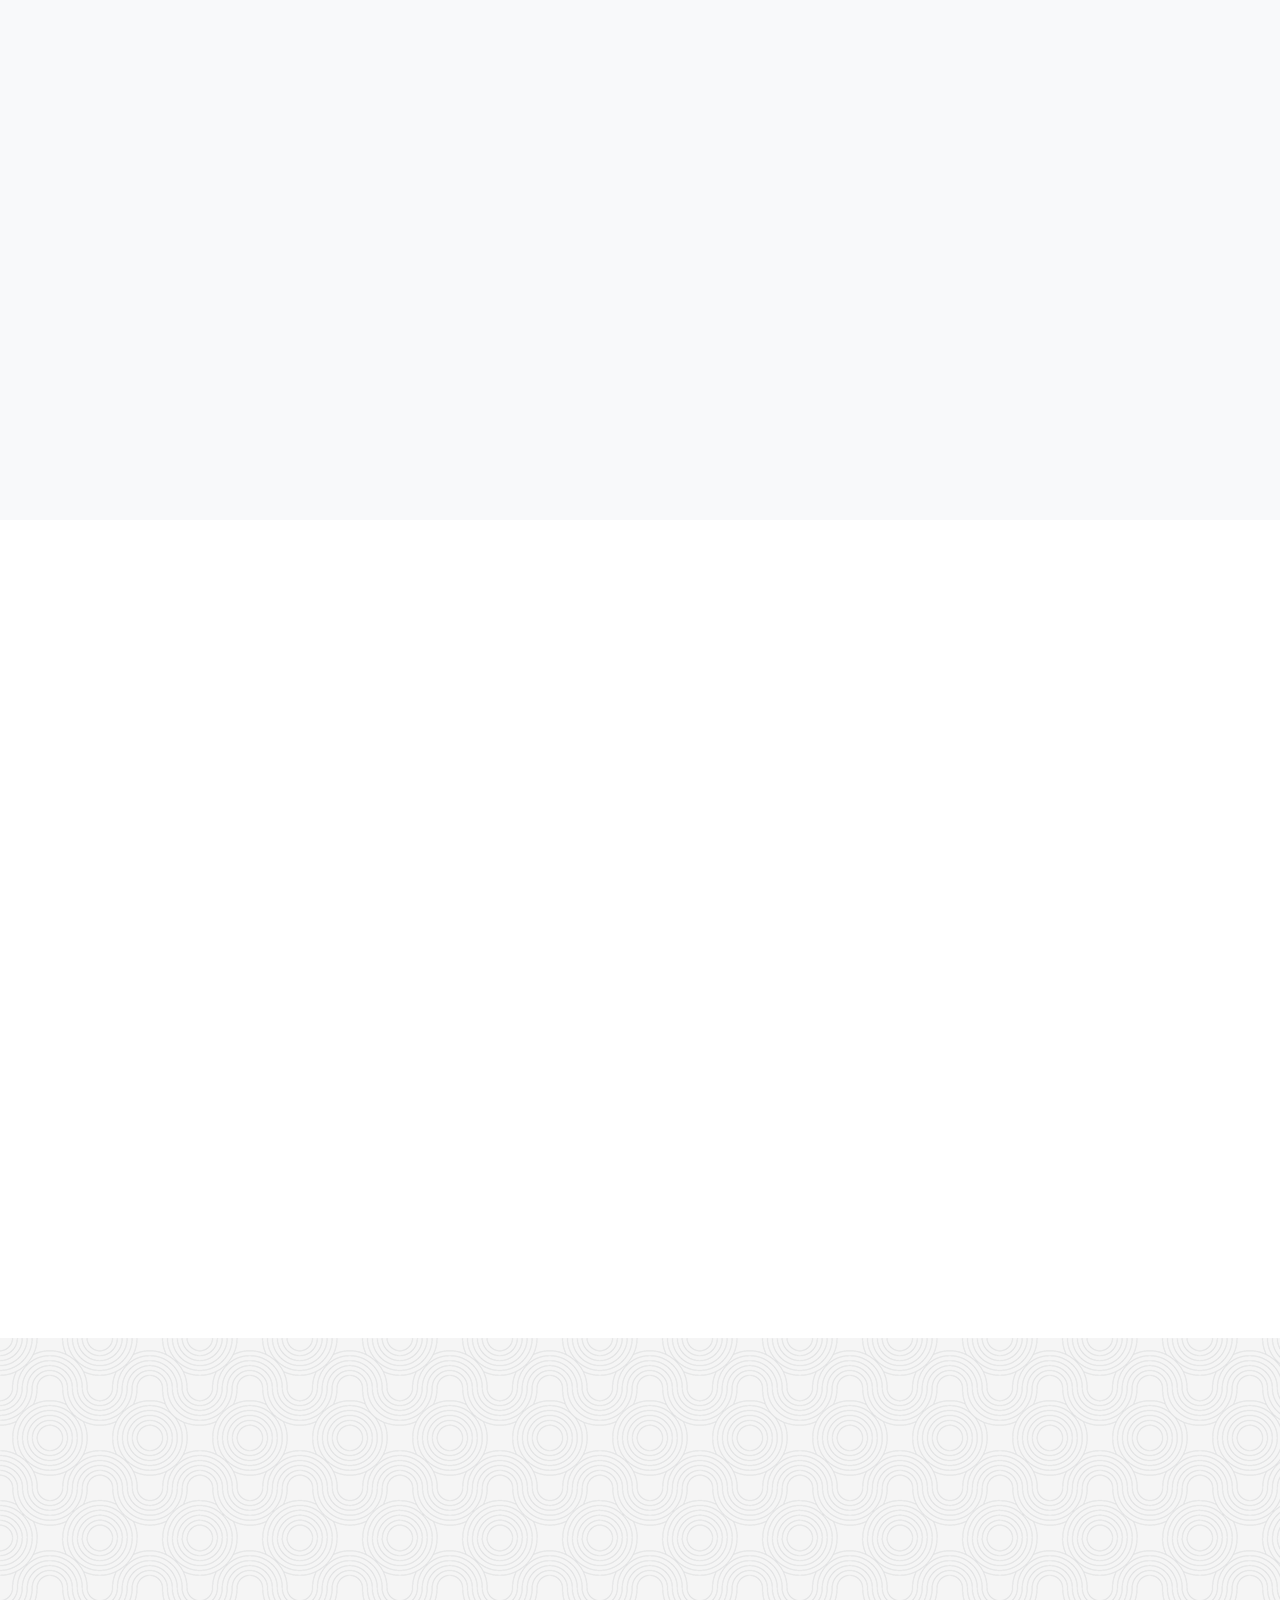
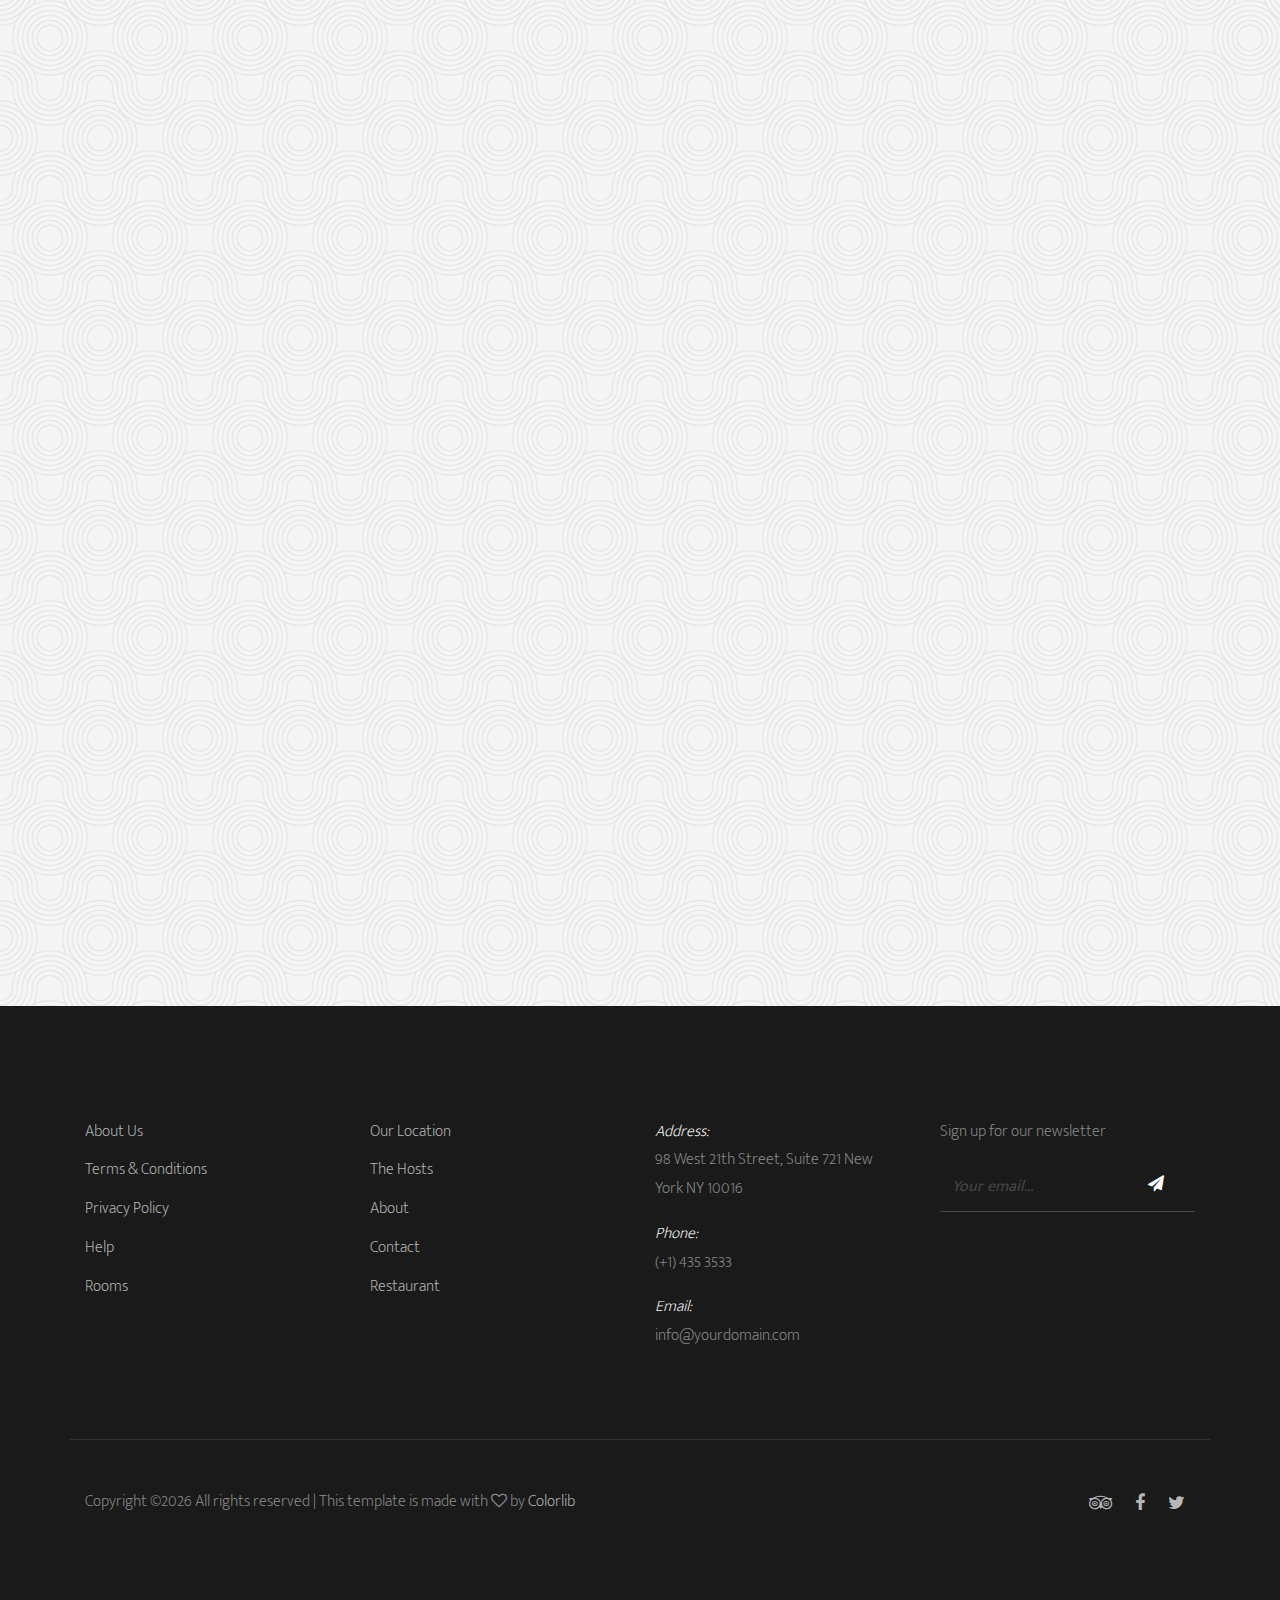
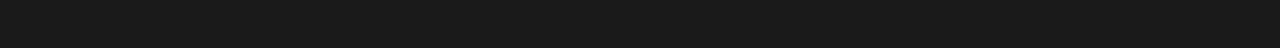
<file: hotel.html>
<!doctype html>
<html lang="en">
  <head>
    <title>Colorlib Villa</title>
    <meta charset="utf-8">
    <meta name="viewport" content="width=device-width, initial-scale=1, shrink-to-fit=no">

    <link href="https://fonts.googleapis.com/css?family=Mukta+Mahee:200,300,400|Playfair+Display:400,700" rel="stylesheet">

    <link rel="stylesheet" href="css/bootstrap.css">
    <link rel="stylesheet" href="css/animate.css">
    <link rel="stylesheet" href="css/owl.carousel.min.css">
    <link rel="stylesheet" href="css/aos.css">
    
    <link rel="stylesheet" href="fonts/ionicons/css/ionicons.min.css">
    <link rel="stylesheet" href="fonts/fontawesome/css/font-awesome.min.css">

    <!-- Theme Style -->
    <link rel="stylesheet" href="css/style.css">
  </head>
  <body>
    
    <header class="site-header">
      <div class="container-fluid">
        <div class="row">
          <div class="col-4 site-logo" data-aos="fade"><a href="index.html"><em>Villa</em></a></div>
          <div class="col-8">


            <div class="site-menu-toggle js-site-menu-toggle"  data-aos="fade">
              <span></span>
              <span></span>
              <span></span>
            </div>
            <!-- END menu-toggle -->

            <div class="site-navbar js-site-navbar">
              <nav role="navigation">
                <div class="container">
                  <div class="row full-height align-items-center">
                    <div class="col-md-6">
                      <ul class="list-unstyled menu">
                        <li><a href="index.html">Home</a></li>
                        <li class="active"><a href="hotel.html">Hotel</a></li>
                        <li><a href="about.html">About</a></li>
                        <li><a href="blog.html">Blog</a></li>
                        <li><a href="contact.html">Contact</a></li>
                      </ul>
                    </div>
                    <div class="col-md-6 extra-info">
                      <div class="row">
                        <div class="col-md-6 mb-5">
                          <h3>Contact Info</h3>
                          <p>98 West 21th Street, Suite 721 <br> New York NY 10016</p>
                          <p>info@yourdomain.com</p>
                          <p>(+1) 435 3533</p>
                          
                        </div>
                        <div class="col-md-6">
                          <h3>Connect With Us</h3>
                          <ul class="list-unstyled">
                            <li><a href="#">Twitter</a></li>
                            <li><a href="#">Facebook</a></li>
                            <li><a href="#">Instagram</a></li>
                          </ul>
                        </div>
                      </div>
                    </div>
                  </div>
                </div>
              </nav>
            </div>
          </div>
        </div>
      </div>
    </header>
    <!-- END head -->

    <section class="site-hero overlay page-inside" style="background-image: url(img/hero_2.jpg)">
      <div class="container">
        <div class="row site-hero-inner justify-content-center align-items-center">
          <div class="col-md-10 text-center">
            <h1 class="heading" data-aos="fade-up">Our Hotel</h1>
            <p class="sub-heading mb-5" data-aos="fade-up" data-aos-delay="100">Enjoy your stay.</p>
          </div>
        </div>
        <!-- <a href="#" class="scroll-down">Scroll Down</a> -->
      </div>
    </section>
    <!-- END section -->

    <section class="bg-light">
      <div class="half d-md-flex d-block">
        <div class="image" data-aos="fade" style="background-image: url('img/hero_1.jpg');"></div>
        <div class="text" data-aos="fade-right" data-aos-delay="200">
          <h2>5 Star Hotel</h2>
          
          <p>Lorem ipsum dolor sit amet, consectetur adipisicing elit. Sit aliquid, est reiciendis repellat sapiente consequatur aperiam, ducimus, id minima eligendi officiis, qui expedita sint culpa illum magnam ipsam adipisci possimus? Sit aspernatur eaque id sunt fuga facere hic laudantium, aperiam!</p>
          <p>Provident dolor aperiam similique maiores quasi. Quo repudiandae fuga commodi itaque dolores accusamus, dolor esse adipisci labore harum blanditiis in totam ipsum vero necessitatibus incidunt reprehenderit, id iste quas, ab, non! Voluptates, reiciendis culpa iure deserunt voluptatum itaque. Quos, soluta.</p>
          
          <p class="mt-5"><a href="#" class="btn btn-primary uppercase">Learn More</a></p>
        </div>
      </div>

      <div class="half d-md-flex d-block">
        <div class="image order-2" data-aos="fade"  style="background-image: url('img/hero_2.jpg');"></div>
        <div class="text" data-aos="fade-left" data-aos-delay="200">
          <h2>Presidential Room</h2>
          
          <p>Lorem ipsum dolor sit amet, consectetur adipisicing elit. Sit aliquid, est reiciendis repellat sapiente consequatur aperiam, ducimus, id minima eligendi officiis, qui expedita sint culpa illum magnam ipsam adipisci possimus? Sit aspernatur eaque id sunt fuga facere hic laudantium, aperiam!</p>
          <p>Provident dolor aperiam similique maiores quasi. Quo repudiandae fuga commodi itaque dolores accusamus, dolor esse adipisci labore harum blanditiis in totam ipsum vero necessitatibus incidunt reprehenderit, id iste quas, ab, non! Voluptates, reiciendis culpa iure deserunt voluptatum itaque. Quos, soluta.</p>
          
          <p class="mt-5"><a href="#" class="btn btn-primary uppercase">Learn More</a></p>
        </div>
      </div>

    </section>
    <!-- END section -->

    <section class="section slider-section">
      <div class="container">
        <div class="row justify-content-center text-center mb-5">
          <div class="col-md-8">
            <h2 class="heading" data-aos="fade-up">Hotel Gallery</h2>
            <p class="lead" data-aos="fade-up" data-aos-delay="100">Lorem ipsum dolor sit amet, consectetur adipisicing elit. In dolor, iusto doloremque quo odio repudiandae sunt eveniet? Enim facilis laborum voluptate id porro, culpa maiores quis, blanditiis laboriosam alias. Sed.</p>
          </div>
        </div>
        <div class="row">
          <div class="col-md-12">
            <div class="home-slider major-caousel owl-carousel mb-5" data-aos="fade-up" data-aos-delay="200">
              <div class="slider-item">
                <img src="img/slider-1.jpg" alt="Image placeholder" class="img-fluid">
              </div>
              <div class="slider-item">
                <img src="img/slider-2.jpg" alt="Image placeholder" class="img-fluid">
              </div>
              <div class="slider-item">
                <img src="img/slider-3.jpg" alt="Image placeholder" class="img-fluid">
              </div>
              <div class="slider-item">
                <img src="img/slider-4.jpg" alt="Image placeholder" class="img-fluid">
              </div>
              <div class="slider-item">
                <img src="img/slider-5.jpg" alt="Image placeholder" class="img-fluid">
              </div>
              <div class="slider-item">
                <img src="img/slider-6.jpg" alt="Image placeholder" class="img-fluid">
              </div>
            </div>
            <!-- END slider -->
          </div>

          <div class="col-md-12 text-center"><a href="#" class="">View More Photos</a></div>
        
        </div>
      </div>
    </section>
    <!-- END section -->
    
    <section class="section blog-post-entry bg-pattern">
      <div class="container">
        <div class="row justify-content-center text-center mb-5">
          <div class="col-md-8">
            <h2 class="heading" data-aos="fade-up">More Hotel Features</h2>
            <p class="lead" data-aos="fade-up">Lorem ipsum dolor sit amet, consectetur adipisicing elit. In dolor, iusto doloremque quo odio repudiandae sunt eveniet? Enim facilis laborum voluptate id porro, culpa maiores quis, blanditiis laboriosam alias. Sed.</p>
          </div>
        </div>
        <div class="row">
          <div class="col-lg-4 col-md-6 col-sm-6 col-12 post" data-aos="fade-up" data-aos-delay="100">

            <div class="media media-custom d-block mb-4">
              <a href="#" class="mb-4 d-block"><img src="img/img_1.jpg" alt="Image placeholder" class="img-fluid"></a>
              <div class="media-body">
                <h2 class="mt-0 mb-3"><a href="#">Five Reasons to Stay at Villa Resort</a></h2>
              </div>
            </div>

          </div>
          <div class="col-lg-4 col-md-6 col-sm-6 col-12 post" data-aos="fade-up" data-aos-delay="200">
            <div class="media media-custom d-block mb-4">
              <a href="#" class="mb-4 d-block"><img src="img/img_2.jpg" alt="Image placeholder" class="img-fluid"></a>
              <div class="media-body">
                <h2 class="mt-0 mb-3"><a href="#">Five Reasons to Stay at Villa Resort</a></h2>
              </div>
            </div>
          </div>
          <div class="col-lg-4 col-md-6 col-sm-6 col-12 post" data-aos="fade-up" data-aos-delay="300">
            <div class="media media-custom d-block mb-4">
              <a href="#" class="mb-4 d-block"><img src="img/img_3.jpg" alt="Image placeholder" class="img-fluid"></a>
              <div class="media-body">
                <h2 class="mt-0 mb-3"><a href="#">Five Reasons to Stay at Villa Resort</a></h2>
              </div>
            </div>
          </div>
        </div>
      </div>
    </section>
    <footer class="section footer-section">
      <div class="container">
        <div class="row mb-4">
          <div class="col-md-3 mb-5">
            <ul class="list-unstyled link">
              <li><a href="#">About Us</a></li>
              <li><a href="#">Terms &amp; Conditions</a></li>
              <li><a href="#">Privacy Policy</a></li>
              <li><a href="#">Help</a></li>
             <li><a href="#">Rooms</a></li>
            </ul>
          </div>
          <div class="col-md-3 mb-5">
            <ul class="list-unstyled link">
              <li><a href="#">Our Location</a></li>
              <li><a href="#">The Hosts</a></li>
              <li><a href="#">About</a></li>
              <li><a href="#">Contact</a></li>
              <li><a href="#">Restaurant</a></li>
            </ul>
          </div>
          <div class="col-md-3 mb-5 pr-md-5 contact-info">
            <p><span class="d-block">Address:</span> <span> 98 West 21th Street, Suite 721 New York NY 10016</span></p>
            <p><span class="d-block">Phone:</span> <span> (+1) 435 3533</span></p>
            <p><span class="d-block">Email:</span> <span> info@yourdomain.com</span></p>
          </div>
          <div class="col-md-3 mb-5">
            <p>Sign up for our newsletter</p>
            <form action="#" class="footer-newsletter">
              <div class="form-group">
                <input type="email" class="form-control" placeholder="Your email...">
                <button type="submit" class="btn"><span class="fa fa-paper-plane"></span></button>
              </div>
            </form>
          </div>
        </div>
        <div class="row bordertop pt-5">
          <p class="col-md-6 text-left"><!-- Link back to Colorlib can't be removed. Template is licensed under CC BY 3.0. -->
Copyright &copy;<script>document.write(new Date().getFullYear());</script> All rights reserved | This template is made with <i class="fa fa-heart-o" aria-hidden="true"></i> by <a href="https://colorlib.com" target="_blank">Colorlib</a>
<!-- Link back to Colorlib can't be removed. Template is licensed under CC BY 3.0. --></p>
            
          <p class="col-md-6 text-right social">
            <a href="#"><span class="fa fa-tripadvisor"></span></a>
            <a href="#"><span class="fa fa-facebook"></span></a>
            <a href="#"><span class="fa fa-twitter"></span></a>
          </p>
        </div>
      </div>
    </footer>
    
    <script src="js/jquery-3.2.1.min.js"></script>
    <script src="js/popper.min.js"></script>
    <script src="js/bootstrap.min.js"></script>
    <script src="js/owl.carousel.min.js"></script>
    <script src="js/jquery.waypoints.min.js"></script>
    <script src="js/aos.js"></script>
    <script src="js/main.js"></script>
  </body>
</html>
</file>
<file: css/style.css>
@import url('https://fonts.googleapis.com/css2?family=Gotu&display=swap');

body {
  background: #fff;
  font-family: "Mukta Mahee", arial, sans-serif;
  font-weight: 200;
  font-size: 16px;
  line-height: 1.8;
  color: #6c757d;
}
#hindi {
  font-family: "Gotu", arial, sans-serif;
}
::-moz-selection {
  color: #fff;
  background: #e61c5d;
}

::selection {
  color: #fff;
  background: #e61c5d;
}

a {
  -webkit-transition: .3s all ease;
  -o-transition: .3s all ease;
  transition: .3s all ease;
  text-decoration: none;
}

a:hover {
  text-decoration: none;
}

h1, h2, h3, h4, h5 {
  color: #000;
  font-family: "Playfair+Display", times, serif;
}

.container-fluid {
  max-width: 1600px;
}

.btn {
  padding-left: 30px;
  padding-right: 30px;
  padding-top: 10px;
  padding-bottom: 10px;
  border-radius: 50px;
}

.btn.uppercase {
  text-transform: uppercase;
  font-size: 14px;
  letter-spacing: .2em;
}

.btn, .form-control {
  outline: none;
  -webkit-box-shadow: none !important;
  box-shadow: none !important;
}

.btn:focus, .btn:active, .form-control:focus, .form-control:active {
  outline: none;
}

.form-control {
  -webkit-box-shadow: none !important;
  box-shadow: none !important;
  height: 50px;
  border-width: 2px;
}

textarea.form-control {
  height: inherit;
}

.site-header {
  position: absolute;
  top: 0;
  width: 100%;
  padding: 60px 0;
  z-index: 2;
}

.menu-open .site-header {
  position: fixed;
}

.site-logo a {
  font-size: 30px;
  color: #fff;
  font-weight: bold;
  line-height: 1;
  font-family: "Playfair+Display", times, serif;
}

.site-navbar {
  position: fixed;
  display: none;
  top: 0;
  left: 0;
  right: 0;
  bottom: 0;
  background: #fff;
  min-height: 300px;
  overflow-y: scroll;
}

.site-navbar nav {
  text-align: left;
}

.site-navbar nav .menu {
  font-family: "Playfair+Display", times, serif;
}

.site-navbar nav .menu li a {
  color: #000;
  font-size: 40px;
  padding: 5px 10px;
  position: relative;
}

.site-navbar nav .menu li a:before {
  content: "";
  position: absolute;
  bottom: 0;
  height: 50%;
  width: 0%;
  z-index: -1;
  background: #e61c5d;
  -webkit-transition: .3s all ease-in-out;
  -o-transition: .3s all ease-in-out;
  transition: .3s all ease-in-out;
}

.site-navbar nav .menu li a:hover:before {
  width: 100%;
}

.site-navbar nav .menu li.active a:before {
  width: 100%;
}

.site-navbar .extra-info a {
  color: #000;
}

.site-navbar .extra-info ul li a {
  color: #000;
}

.site-navbar .extra-info h3 {
  font-family: "Mukta Mahee", arial, sans-serif;
  text-transform: uppercase;
  font-size: 13px;
  letter-spacing: .2em;
  color: #adb5bd;
  margin-bottom: 30px;
}

.site-navbar .extra-info p {
  color: #212529;
}

.full-height {
  height: 100vh;
  /* min-height: 700px; */
}

.site-hero {
  background-size: cover;
  height: 75vmax;
  min-height: 700px;
  width: 100%;
}

.site-hero .scroll-down {
  position: absolute;
  bottom: 20px;
  left: 50%;
  -webkit-transform: translateX(-50%);
  -ms-transform: translateX(-50%);
  transform: translateX(-50%);
  color: #fff;
}

.site-hero.overlay:before {
  /* background: rgba(195, 246, 248, 0.45); */
  content: "";
  position: absolute;
  height: 75vmax;
  min-height: 700px; 
  top: 0;
  left: 0;
  margin-bottom: 30px;
  right: 0;
}

.site-hero-inner {
  height: 100vh;
  min-height: 700px;
}

.site-hero-inner .heading {
  font-size: 80px;
  font-family: "Playfair+Display", times, serif;
  color: #fff;
  line-height: 1;
  font-weight: bold;
}

@media (max-width: 991.98px) {
  .site-hero-inner .heading {
    font-size: 40px;
  }
}

.site-hero-inner .sub-heading {
  font-size: 30px;
  font-weight: 200;
  color: #fff;
  line-height: 1.5;
}

@media (max-width: 991.98px) {
  .site-hero-inner .sub-heading {
    font-size: 18px;
  }
}

.page-inside .site-hero-inner, .page-inside {
  height: 70vh;
  min-height: 500px;
}

.page-inside.overlay:before {
  height: 70vh;
  min-height: 500px;
}

.menu-open .site-menu-toggle span {
  background: #000;
}

.site-menu-toggle {
  float: right;
  width: 40px;
  height: 45px;
  position: relative;
  margin: 0px auto;
  z-index: 200;
  -webkit-transform: rotate(0deg);
  -moz-transform: rotate(0deg);
  -o-transform: rotate(0deg);
  -ms-transform: rotate(0deg);
  transform: rotate(0deg);
  -webkit-transition: .5s ease-in-out;
  -moz-transition: .5s ease-in-out;
  -o-transition: .5s ease-in-out;
  transition: .5s ease-in-out;
  cursor: pointer;
}

.site-menu-toggle span {
  display: block;
  position: absolute;
  height: 2px;
  width: 100%;
  background: #fff;
  border-radius: 9px;
  opacity: 1;
  left: 0;
  -webkit-transform: rotate(0deg);
  -moz-transform: rotate(0deg);
  -o-transform: rotate(0deg);
  -ms-transform: rotate(0deg);
  transform: rotate(0deg);
  -webkit-transition: .25s ease-in-out;
  -moz-transition: .25s ease-in-out;
  -o-transition: .25s ease-in-out;
  transition: .25s ease-in-out;
}

.site-menu-toggle span:nth-child(1) {
  top: 0px;
}

.site-menu-toggle span:nth-child(2) {
  top: 10px;
}

.site-menu-toggle span:nth-child(3) {
  top: 20px;
}

.site-menu-toggle.open span:nth-child(1) {
  top: 13px;
  -webkit-transform: rotate(135deg);
  -moz-transform: rotate(135deg);
  -o-transform: rotate(135deg);
  -ms-transform: rotate(135deg);
  transform: rotate(135deg);
}

.site-menu-toggle.open span:nth-child(2) {
  opacity: 0;
  left: -60px;
}

.site-menu-toggle.open span:nth-child(3) {
  top: 13px;
  -webkit-transform: rotate(-135deg);
  -moz-transform: rotate(-135deg);
  -o-transform: rotate(-135deg);
  -ms-transform: rotate(-135deg);
  transform: rotate(-135deg);
}

.section {
  padding: 7em 0;
}

@media (max-width: 991.98px) {
  .section {
    padding: 3em 0;
  }
}

@media (max-width: 991.98px) {
  .lead {
    font-size: 16px;
  }
}

.visit-section .heading {
  font-size: 15px;
  text-transform: uppercase;
  font-family: "Mukta Mahee", arial, sans-serif;
  color: #b3b3b3;
  letter-spacing: .2em;
  margin-bottom: 30px;
}

.visit-section .visit a {
  color: #000;
}

.visit-section .visit a:hover {
  color: #e61c5d;
}

.visit-section .visit img {
  -webkit-box-shadow: 0 2px 3px 0 rgba(0, 0, 0, 0.2);
  box-shadow: 0 2px 3px 0 rgba(0, 0, 0, 0.2);
  margin-bottom: 15px;
}

.visit-section .visit h3 {
  font-size: 20px;
  margin-bottom: 0;
}

.visit-section .reviews-star span {
  font-size: 18px;
  color: #e61c5d;
}

.visit-section .reviews-count {
  color: #adb5bd;
  font-style: italic;
}

.heading-serif, .testimonial-section .heading, .slider-section .heading, .blog-post-entry .heading {
  font-size: 80px;
  font-family: "Playfair+Display", times, serif;
}

@media (max-width: 991.98px) {
  .heading-serif, .testimonial-section .heading, .slider-section .heading, .blog-post-entry .heading {
    font-size: 40px;
  }
}

.bg-pattern {
  background: #e9ecef url("../img/round.png");
}

.slider-section {
  position: relative;
}

.blog-post-entry {
  position: relative;
  margin-top: -500px;
  padding-top: 500px;
}

@media (max-width: 991.98px) {
  .blog-post-entry {
    margin-top: -300px;
    padding-top: 300px;
  }
}

.half .image, .half .text {
  width: 50%;
}

@media (max-width: 991.98px) {
  .half .image, .half .text {
    width: 100%;
  }
}

.half .image {
  background-size: cover;
  background-position: center center;
}

@media (max-width: 991.98px) {
  .half .image {
    height: 300px;
  }
}

.half .text {
  padding: 100px 7%;
}

@media (max-width: 991.98px) {
  .half .text {
    padding-top: 50px;
    padding-bottom: 50px;
  }
}

.half .text h2 {
  font-size: 70px;
}

@media (max-width: 991.98px) {
  .half .text h2 {
    font-size: 40px;
  }
}

.testimonial blockquote {
  padding: 0;
}

.testimonial blockquote p {
  line-height: 1.5;
  font-family: "Playfair+Display", times, serif;
  font-size: 20px;
  color: #000;
  font-style: italic;
}

.testimonial .author-image img {
  width: 70px;
}

.post .media-custom {
  background: #fff;
  -webkit-transition: .3s all ease;
  -o-transition: .3s all ease;
  transition: .3s all ease;
  -webkit-box-shadow: 0 2px 5px -2px rgba(0, 0, 0, 0.1);
  box-shadow: 0 2px 5px -2px rgba(0, 0, 0, 0.1);
}

.post .media-custom:hover, .post .media-custom:focus {
  -webkit-box-shadow: 0 10px 30px -10px rgba(0, 0, 0, 0.1);
  box-shadow: 0 10px 30px -10px rgba(0, 0, 0, 0.1);
}

.post .media-custom a {
  color: #000;
}

.post .media-custom a:hover {
  color: #e61c5d;
}

.post .media-custom .media-body {
  padding: 10px 30px;
}

.post .media-custom h2 {
  font-size: 26px;
}

.media-custom .meta-post {
  color: #ced4da;
  text-transform: uppercase;
  letter-spacing: .1em;
}

.owl-carousel .owl-item {
  opacity: .4;
}

.owl-carousel .owl-item.active {
  opacity: 1;
}

.owl-carousel .owl-nav {
  position: absolute;
  top: 50%;
  width: 100%;
}

.owl-carousel .owl-nav .owl-prev,
.owl-carousel .owl-nav .owl-next {
  position: absolute;
  -webkit-transform: translateY(-50%);
  -ms-transform: translateY(-50%);
  transform: translateY(-50%);
  margin-top: -10px;
}

.owl-carousel .owl-nav .owl-prev:hover, .owl-carousel .owl-nav .owl-prev:focus, .owl-carousel .owl-nav .owl-prev:active,
.owl-carousel .owl-nav .owl-next:hover,
.owl-carousel .owl-nav .owl-next:focus,
.owl-carousel .owl-nav .owl-next:active {
  outline: none;
}

.owl-carousel .owl-nav .owl-prev span:before,
.owl-carousel .owl-nav .owl-next span:before {
  font-size: 40px;
}

.owl-carousel .owl-nav .owl-prev {
  left: 30px !important;
}

.owl-carousel .owl-nav .owl-next {
  right: 30px !important;
}

.owl-carousel .owl-dots {
  text-align: center;
}

.owl-carousel .owl-dots .owl-dot {
  border-width: 2px !important;
  width: 10px;
  height: 10px;
  margin: 5px;
  border-radius: 50%;
}

.owl-carousel.home-slider {
  z-index: 1;
  position: relative;
}

.owl-carousel.home-slider .owl-nav {
  opacity: 0;
  visibility: hidden;
  -webkit-transition: .3s all ease;
  -o-transition: .3s all ease;
  transition: .3s all ease;
}

.owl-carousel.home-slider .owl-nav button {
  color: #fff;
}

.owl-carousel.home-slider:focus .owl-nav, .owl-carousel.home-slider:hover .owl-nav {
  opacity: 1;
  visibility: visible;
}

.owl-carousel.home-slider .slider-item {
  background-size: cover;
  background-repeat: no-repeat;
  background-position: center center;
  height: calc(100vh - 117px);
  min-height: 700px;
  position: relative;
}

.owl-carousel.home-slider .slider-item .slider-text {
  color: #fff;
  height: calc(100vh - 117px);
  min-height: 700px;
}

.owl-carousel.home-slider .slider-item .slider-text h1 {
  font-size: 40px;
  color: #fff;
  line-height: 1.2;
  font-weight: 800 !important;
  text-transform: uppercase;
}

@media (max-width: 991.98px) {
  .owl-carousel.home-slider .slider-item .slider-text h1 {
    font-size: 40px;
  }
}

.owl-carousel.home-slider .slider-item .slider-text p {
  font-size: 20px;
  line-height: 1.5;
  font-weight: 300;
  color: white;
}

.owl-carousel.home-slider .slider-item.dark .child-name {
  color: #000;
}

.owl-carousel.home-slider .slider-item.dark h1 {
  color: #000;
}

.owl-carousel.home-slider .slider-item.dark p {
  color: #000;
}

.owl-carousel.home-slider .owl-dots {
  position: absolute;
  bottom: 100px;
  width: 100%;
}

.owl-carousel.home-slider .owl-dots .owl-dot {
  width: 10px;
  height: 10px;
  margin: 5px;
  border-radius: 50%;
  border: 2px solid transparent;
  outline: none !important;
  position: relative;
  -webkit-transition: .3s all ease;
  -o-transition: .3s all ease;
  transition: .3s all ease;
  background: #fff;
}

.owl-carousel.home-slider .owl-dots .owl-dot.active {
  border: 2px solid white;
  background: none;
}

.owl-carousel.major-caousel {
  -webkit-box-shadow: 0 10px 70px -10px rgba(0, 0, 0, 0.2);
  box-shadow: 0 10px 70px -10px rgba(0, 0, 0, 0.2);
}

.owl-carousel.major-caousel .owl-stage-outer {
  padding-top: 0 !important;
  padding-bottom: 0 !important;
}

.owl-carousel.major-caousel .owl-stage-outer {
  padding-top: 30px;
  padding-bottom: 30px;
}

.owl-carousel.major-caousel .slider-item {
  height: inherit;
  min-height: inherit;
}

.owl-carousel.major-caousel .slider-item img {
  margin-bottom: 0;
}

.owl-carousel.major-caousel .owl-nav {
  opacity: 1;
  visibility: visible;
}

.owl-carousel.major-caousel .owl-nav .owl-prev, .owl-carousel.major-caousel .owl-nav .owl-next {
  -webkit-transition: .3s all ease;
  -o-transition: .3s all ease;
  transition: .3s all ease;
  color: #495057;
}

.owl-carousel.major-caousel .owl-nav .owl-prev:hover, .owl-carousel.major-caousel .owl-nav .owl-prev:focus, .owl-carousel.major-caousel .owl-nav .owl-next:hover, .owl-carousel.major-caousel .owl-nav .owl-next:focus {
  color: #6c757d;
  outline: none;
}

.owl-carousel.major-caousel .owl-nav .owl-prev.disabled, .owl-carousel.major-caousel .owl-nav .owl-next.disabled {
  color: #dee2e6;
}

.owl-carousel.major-caousel .owl-nav .owl-prev {
  left: -60px !important;
}

.owl-carousel.major-caousel .owl-nav .owl-next {
  right: -60px !important;
}

.owl-carousel.major-caousel .owl-dots {
  bottom: 50px !important;
}

@media (max-width: 991.98px) {
  .owl-carousel.major-caousel .owl-dots {
    bottom: 10px !important;
  }
}

.owl-custom-nav {
  float: right;
  position: relative;
  z-index: 10;
}

.owl-custom-nav .owl-custom-prev,
.owl-custom-nav .owl-custom-next {
  padding: 10px;
  font-size: 30px;
  background: #ccc;
  line-height: 0;
  width: 60px;
  text-align: center;
  display: inline-block;
}

.footer-section {
  background: #1a1a1a;
  color: #fff;
}

.footer-section a {
  color: rgba(255, 255, 255, 0.7);
}

.footer-section a:hover {
  color: #fff;
}

.footer-section p {
  color: rgba(255, 255, 255, 0.5);
}

.footer-section .bordertop {
  border-top: 1px solid rgba(255, 255, 255, 0.1);
  padding-top: 20px;
}

.footer-section .contact-info span.d-block {
  font-style: italic;
  color: #fff;
}

.footer-section .social a {
  font-size: 18px;
  padding: 10px;
}

.footer-section .link li {
  margin-bottom: 10px;
}

.footer-newsletter .form-group {
  position: relative;
}

.footer-newsletter .form-control {
  background: none;
  border: none;
  border-bottom: 1px solid rgba(255, 255, 255, 0.2);
  border-radius: 0;
  color: #fff;
}

.footer-newsletter .form-control::-webkit-input-placeholder {
  /* Chrome/Opera/Safari */
  color: rgba(255, 255, 255, 0.2);
  font-style: italic;
}

.footer-newsletter .form-control::-moz-placeholder {
  /* Firefox 19+ */
  color: rgba(255, 255, 255, 0.2);
  font-style: italic;
}

.footer-newsletter .form-control:-ms-input-placeholder {
  /* IE 10+ */
  color: rgba(255, 255, 255, 0.2);
  font-style: italic;
}

.footer-newsletter .form-control:-moz-placeholder {
  /* Firefox 18- */
  color: rgba(255, 255, 255, 0.2);
  font-style: italic;
}

.footer-newsletter .form-control:active, .footer-newsletter .form-control:focus {
  border-bottom: 1px solid white;
}

.footer-newsletter button[type="submit"] {
  background: none;
  color: #fff;
  position: absolute;
  top: 0;
  right: 0;
}

.side-box, .sidebar-search {
  padding: 30px;
  background: #fff;
  -webkit-box-shadow: 0 1px 2px 0 rgba(0, 0, 0, 0.1);
  box-shadow: 0 1px 2px 0 rgba(0, 0, 0, 0.1);
  margin-bottom: 30px;
}

.side-box .heading, .sidebar-search .heading {
  font-size: 18px;
  margin-bottom: 30px;
  font-family: "Mukta Mahee", arial, sans-serif;
}

.post-list li {
  margin-bottom: 20px;
}

.post-list li a > div {
  margin-top: -10px;
}

.post-list li a .meta {
  font-size: 13px;
  color: #adb5bd;
}

.post-list li a .image {
  width: 150px;
}

.post-list li a h3 {
  font-size: 16px;
}

.post-list li:last-child {
  margin-bottom: 0;
}

.sidebar-search .form-group {
  position: relative;
  margin-bottom: 0;
}

.sidebar-search .icon-search {
  position: absolute;
  top: 50%;
  left: 15px;
  -webkit-transform: translateY(-50%);
  -ms-transform: translateY(-50%);
  transform: translateY(-50%);
}

.sidebar-search .search-input {
  border-color: #dee2e6;
  padding-left: 40px;
  border-radius: 0px;
}

.sidebar-search .search-input:focus, .sidebar-search .search-input:active {
  border-color: #343a40;
}

.contact-section .contact-info p {
  color: white;
  font-family: "Playfair+Display", times, serif;
  font-size: 30px;
  margin-bottom: 30px;
}

.contact-section .contact-info p .d-block {
  font-size: 14px;
  letter-spacing: .2em;
  font-family: "Mukta Mahee", arial, sans-serif;
  text-transform: uppercase;
  color: rgba(255, 255, 255, 0.5);
}

.post-categories li {
  display: block;
}

.post-categories li a {
  display: block;
  position: relative;
  padding-bottom: 10px;
  margin-bottom: 10px;
  border-bottom: 1px solid #e9ecef;
}

.post-categories li a .count {
  position: absolute;
  top: 0;
  right: 0;
  color: #6c757d;
}

.custom-pagination .page-item .page-link {
  text-align: center;
  border: none;
  background: none;
  border-radius: 50% !important;
  width: 50px;
  height: 50px;
  padding: 0;
  line-height: 50px;
  margin-right: 10px;
  margin-bottom: 10px;
}

.custom-pagination .page-item.active .page-link {
  background: #dc3545;
  -webkit-box-shadow: 0 2px 7px 0 rgba(0, 0, 0, 0.2);
  box-shadow: 0 2px 7px 0 rgba(0, 0, 0, 0.2);
}
</file>
